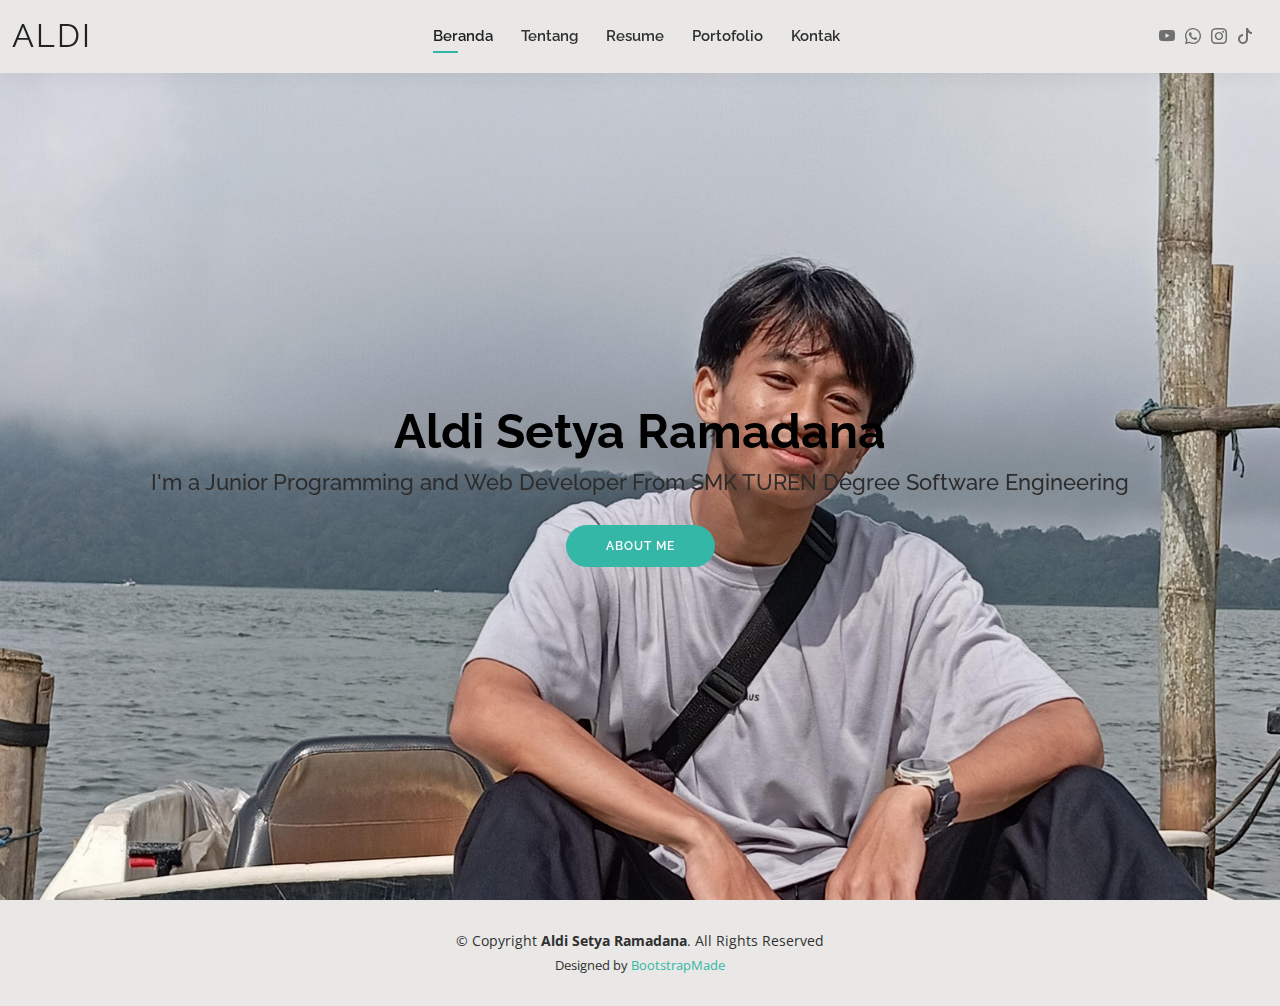
<file: index.html>
<!DOCTYPE html>
<html lang="en">

<head>
  <meta charset="utf-8">
  <meta content="width=device-width, initial-scale=1.0" name="viewport">

  <title>Index - Aldi</title>
  <meta content="" name="description">
  <meta content="" name="keywords">

  <!-- Favicons -->
  <link href="assets/img/favicon.png" rel="icon">
  <link href="assets/img/apple-touch-icon.png" rel="apple-touch-icon">

  <!-- Google Fonts -->
  <link
    href="https://fonts.googleapis.com/css?family=Open+Sans:300,300i,400,400i,600,600i,700,700i|Raleway:300,300i,400,400i,500,500i,600,600i,700,700i|Poppins:300,300i,400,400i,500,500i,600,600i,700,700i"
    rel="stylesheet">

  <!-- Vendor CSS Files -->
  <link href="assets/vendor/aos/aos.css" rel="stylesheet">
  <link href="assets/vendor/bootstrap/css/bootstrap.min.css" rel="stylesheet">
  <link href="assets/vendor/bootstrap-icons/bootstrap-icons.css" rel="stylesheet">
  <link href="assets/vendor/boxicons/css/boxicons.min.css" rel="stylesheet">
  <link href="assets/vendor/glightbox/css/glightbox.min.css" rel="stylesheet">
  <link href="assets/vendor/swiper/swiper-bundle.min.css" rel="stylesheet">

  <!-- Template Main CSS File -->
  <link href="assets/css/style.css" rel="stylesheet">
</head>

<body>

  <!-- ======= Header ======= -->
  <header id="header" class="fixed-top">
    <div class="container-fluid d-flex justify-content-between align-items-center">

      <h1 class="logo me-auto me-lg-0"><a href="index.html">ALDI</a></h1>
      <!-- Uncomment below if you prefer to use an image logo -->
      <!-- <a href="index.html" class="logo"><img src="assets/img/logo.png" alt="" class="img-fluid"></a>-->

      <nav id="navbar" class="navbar order-last order-lg-0">
        <ul>
          <li><a class="active" href="index.html">Beranda</a></li>
          <li><a href="about.html">Tentang</a></li>
          <li><a href="resume.html">Resume</a></li>
          <li><a href="portfolio.html">Portofolio</a></li>
          <li><a href="contact.html">Kontak</a></li>
        </ul>
        <i class="bi bi-list mobile-nav-toggle"></i>
      </nav><!-- .navbar -->

      <div class="header-social-links">
        <a href="https://www.youtube.com/@aldysetyaramadana7309" class="youtube"><i class="bi bi-youtube"></i></a>
        <a href="https://wa.me/qr/YDUFCCTU4VQ7F1" class="whatsapp"><i class="bi bi-whatsapp"></i></a>
        <a href="https://www.instagram.com/aldhy.ve21?igsh=Z3h6cjhvNmI5aGpt" class="instagram"><i class="bi bi-instagram"></i></a>
        <a href="https://www.tiktok.com/@sebutsajadyulll?_t=8mvGOyfviXR&_r=1" class="tiktok"><i class="bi bi-tiktok"></i></i></a>
      </div>

    </div>

  </header><!-- End Header -->

  <!-- ======= Hero Section ======= -->
  <section id="hero" class="d-flex align-items-center">
    <div class="container d-flex flex-column align-items-center" data-aos="zoom-in" data-aos-delay="100">
      <h1>Aldi Setya Ramadana</h1>
      <h2>I'm a Junior Programming and Web Developer From SMK TUREN Degree Software Engineering</h2>
      <a href="about.html" class="btn-about">About Me</a>
    </div>
  </section><!-- End Hero -->

  <!-- ======= Footer ======= -->
  <footer id="footer">
    <div class="container">
      <div class="copyright">
        &copy; Copyright <strong><span>Aldi Setya Ramadana</span></strong>. All Rights Reserved
      </div>
      <div class="credits">
        Designed by <a href="https://bootstrapmade.com/">BootstrapMade</a>
      </div>
    </div>
  </footer><!-- End  Footer -->

  <div id="preloader"></div>
  <a href="#" class="back-to-top d-flex align-items-center justify-content-center"><i
      class="bi bi-arrow-up-short"></i></a>

  <!-- Vendor JS Files -->
  <script src="assets/vendor/purecounter/purecounter_vanilla.js"></script>
  <script src="assets/vendor/aos/aos.js"></script>
  <script src="assets/vendor/bootstrap/js/bootstrap.bundle.min.js"></script>
  <script src="assets/vendor/glightbox/js/glightbox.min.js"></script>
  <script src="assets/vendor/isotope-layout/isotope.pkgd.min.js"></script>
  <script src="assets/vendor/swiper/swiper-bundle.min.js"></script>
  <script src="assets/vendor/waypoints/noframework.waypoints.js"></script>
  <script src="assets/vendor/php-email-form/validate.js"></script>

  <!-- Main JS File -->
  <script src="assets/js/main.js"></script>

</body>

</html
</file>
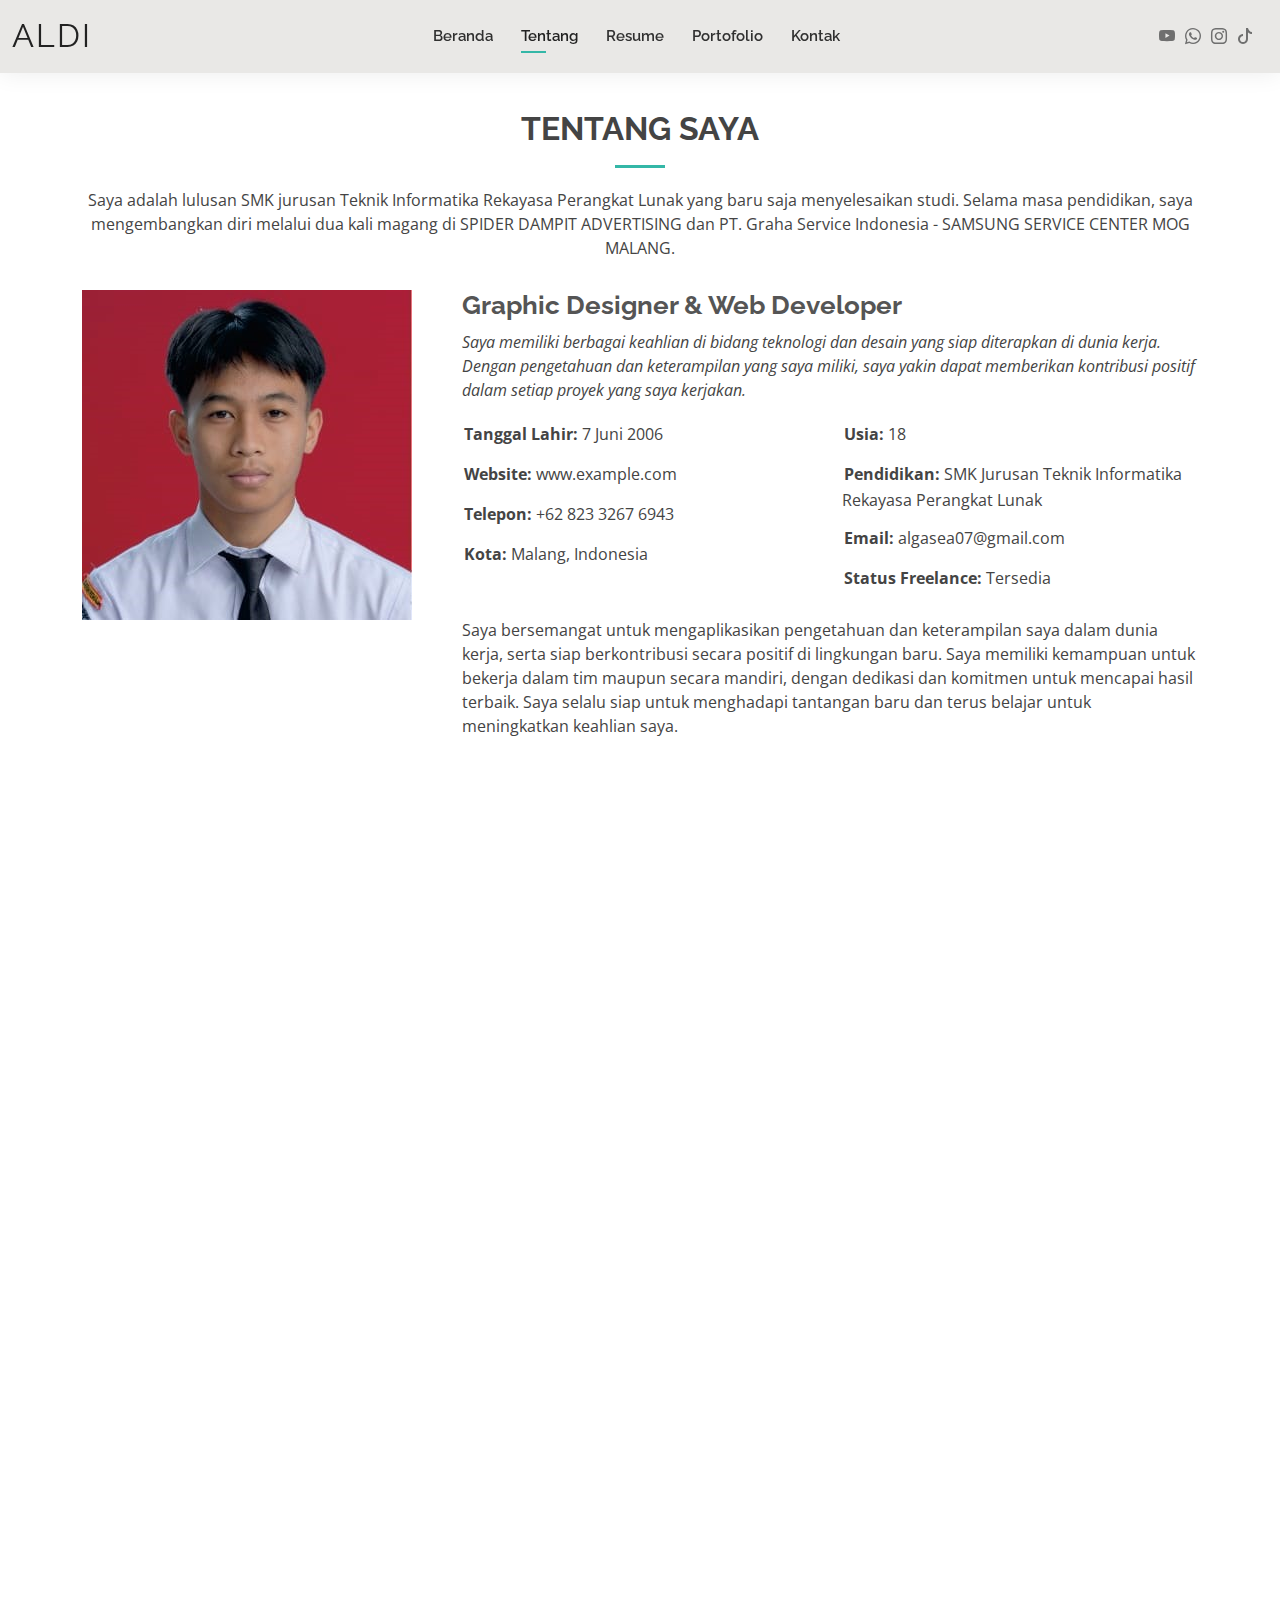
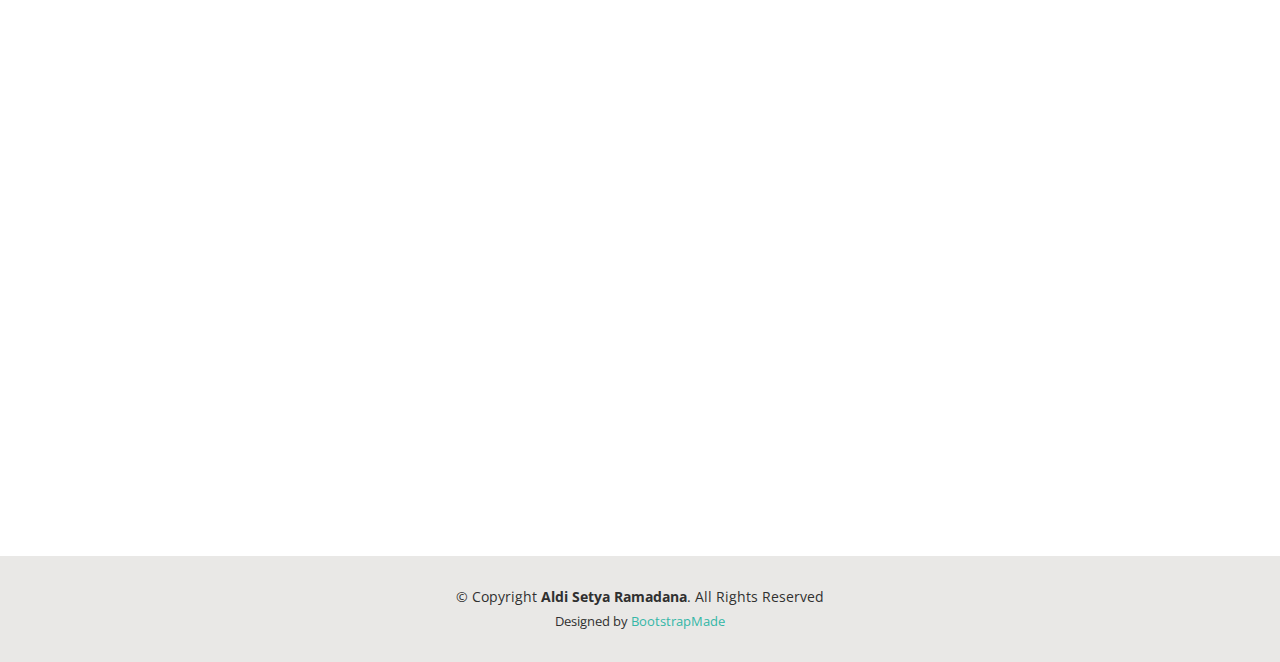
<file: about.html>
<!DOCTYPE html>
<html lang="en">

<head>
  <meta charset="utf-8">
  <meta content="width=device-width, initial-scale=1.0" name="viewport">

  <title>About - Aldi</title>
  <meta content="" name="description">
  <meta content="" name="keywords">

  <!-- Favicons -->
  <link href="assets/img/favicon.png" rel="icon">
  <link href="assets/img/apple-touch-icon.png" rel="apple-touch-icon">

  <!-- Google Fonts -->
  <link
    href="https://fonts.googleapis.com/css?family=Open+Sans:300,300i,400,400i,600,600i,700,700i|Raleway:300,300i,400,400i,500,500i,600,600i,700,700i|Poppins:300,300i,400,400i,500,500i,600,600i,700,700i"
    rel="stylesheet">

  <!-- Vendor CSS Files -->
  <link href="assets/vendor/aos/aos.css" rel="stylesheet">
  <link href="assets/vendor/bootstrap/css/bootstrap.min.css" rel="stylesheet">
  <link href="assets/vendor/bootstrap-icons/bootstrap-icons.css" rel="stylesheet">
  <link href="assets/vendor/boxicons/css/boxicons.min.css" rel="stylesheet">
  <link href="assets/vendor/glightbox/css/glightbox.min.css" rel="stylesheet">
  <link href="assets/vendor/swiper/swiper-bundle.min.css" rel="stylesheet">

  <!-- Template Main CSS File -->
  <link href="assets/css/style.css" rel="stylesheet">

  <!-- =======================================================
  * Template Name: Kelly
  * Template URL: https://bootstrapmade.com/kelly-free-bootstrap-cv-resume-html-template/
  * Updated: Mar 17 2024 with Bootstrap v5.3.3
  * Author: BootstrapMade.com
  * License: https://bootstrapmade.com/license/
  ======================================================== -->
</head>

<body>

  <!-- ======= Header ======= -->
  <header id="header" class="fixed-top">
    <div class="container-fluid d-flex justify-content-between align-items-center">

      <h1 class="logo me-auto me-lg-0"><a href="index.html">ALDI</a></h1>
      <!-- Uncomment below if you prefer to use an image logo -->
      <!-- <a href="index.html" class="logo"><img src="assets/img/logo.png" alt="" class="img-fluid"></a>-->

      <nav id="navbar" class="navbar order-last order-lg-0">
        <ul>
          <li><a href="index.html">Beranda</a></li>
          <li><a class="active" href="about.html">Tentang</a></li>
          <li><a href="resume.html">Resume</a></li>
          <li><a href="portfolio.html">Portofolio</a></li>
          <li><a href="contact.html">Kontak</a></li>
        </ul>
        <i class="bi bi-list mobile-nav-toggle"></i>
      </nav><!-- .navbar -->

      <div class="header-social-links">
        <a href="https://www.youtube.com/@aldysetyaramadana7309" class="youtube"><i class="bi bi-youtube"></i></a>
        <a href="https://wa.me/qr/YDUFCCTU4VQ7F1" class="whatsapp"><i class="bi bi-whatsapp"></i></a>
        <a href="https://www.instagram.com/aldhy.ve21?igsh=Z3h6cjhvNmI5aGpt" class="instagram"><i class="bi bi-instagram"></i></a>
        <a href="https://www.tiktok.com/@sebutsajadyulll?_t=8mvGOyfviXR&_r=1" class="tiktok"><i class="bi bi-tiktok"></i></i></a>
      </div>

    </div>

  </header><!-- End Header -->

  <main id="main">

    <!-- ======= About Section ======= -->
    <!-- ======= About Section ======= -->
    <section id="about" class="about">
      <div class="container" data-aos="fade-up">

        <div class="section-title">
          <h2>Tentang Saya</h2>
          <p>Saya adalah lulusan SMK jurusan Teknik Informatika Rekayasa Perangkat Lunak yang baru saja menyelesaikan
            studi. Selama masa pendidikan, saya mengembangkan diri melalui dua kali magang di SPIDER DAMPIT ADVERTISING
            dan PT. Graha Service Indonesia - SAMSUNG SERVICE CENTER MOG MALANG.</p>
        </div>

        <div class="row">
          <div class="col-lg-4">
            <img src="assets/img/profile.jpg" class="img-fluid" alt="Aldi Setya Ramadana">
          </div>
          <div class="col-lg-8 pt-4 pt-lg-0 content">
            <h3>Graphic Designer &amp; Web Developer</h3>
            <p class="fst-italic">
              Saya memiliki berbagai keahlian di bidang teknologi dan desain yang siap diterapkan di dunia kerja. Dengan
              pengetahuan dan keterampilan yang saya miliki, saya yakin dapat memberikan kontribusi positif dalam setiap
              proyek yang saya kerjakan.
            </p>
            <div class="row">
              <div class="col-lg-6">
                <ul>
                  <li><i class="bi bi-rounded-right"></i> <strong>Tanggal Lahir:</strong> 7 Juni 2006</li>
                  <li><i class="bi bi-rounded-right"></i> <strong>Website:</strong> www.example.com</li>
                  <li><i class="bi bi-rounded-right"></i> <strong>Telepon:</strong> +62 823 3267 6943</li>
                  <li><i class="bi bi-rounded-right"></i> <strong>Kota:</strong> Malang, Indonesia</li>
                </ul>
              </div>
              <div class="col-lg-6">
                <ul>
                  <li><i class="bi bi-rounded-right"></i> <strong>Usia:</strong> 18</li>
                  <li><i class="bi bi-rounded-right"></i> <strong>Pendidikan:</strong> SMK Jurusan Teknik Informatika
                    Rekayasa Perangkat Lunak</li>
                  <li><i class="bi bi-rounded-right"></i> <strong>Email:</strong> algasea07@gmail.com</li>
                  <li><i class="bi bi-rounded-right"></i> <strong>Status Freelance:</strong> Tersedia</li>
                </ul>
              </div>
            </div>
            <p>
              Saya bersemangat untuk mengaplikasikan pengetahuan dan keterampilan saya dalam dunia kerja, serta siap
              berkontribusi secara positif di lingkungan baru. Saya memiliki kemampuan untuk bekerja dalam tim maupun
              secara mandiri, dengan dedikasi dan komitmen untuk mencapai hasil terbaik. Saya selalu siap untuk
              menghadapi tantangan baru dan terus belajar untuk meningkatkan keahlian saya.
            </p>
          </div>
        </div>

      </div>
    </section><!-- End About Section -->
    <!-- ======= Skills Section ======= -->
    <section id="skills" class="skills">
      <div class="container" data-aos="fade-up">

        <div class="section-title">
          <h2>Skills</h2>
          <p>Saya memiliki berbagai keterampilan di bidang teknologi dan desain yang telah saya kembangkan selama studi
            saya.</p>
        </div>

        <div class="row skills-content">

          <div class="col-lg-6">

            <div class="progress">
              <span class="skill">HTML <i class="val">93%</i></span>
              <div class="progress-bar-wrap">
                <div class="progress-bar" role="progressbar" aria-valuenow="93" aria-valuemin="0" aria-valuemax="100">
                </div>
              </div>
            </div>

            <div class="progress">
              <span class="skill">CSS <i class="val">90%</i></span>
              <div class="progress-bar-wrap">
                <div class="progress-bar" role="progressbar" aria-valuenow="90" aria-valuemin="0" aria-valuemax="100">
                </div>
              </div>
            </div>

            <div class="progress">
              <span class="skill">MySQL <i class="val">95%</i></span>
              <div class="progress-bar-wrap">
                <div class="progress-bar" role="progressbar" aria-valuenow="95" aria-valuemin="0" aria-valuemax="100">
                </div>
              </div>
            </div>

            <div class="progress">
              <span class="skill">JavaScript <i class="val">50%</i></span>
              <div class="progress-bar-wrap">
                <div class="progress-bar" role="progressbar" aria-valuenow="50" aria-valuemin="0" aria-valuemax="100">
                </div>
              </div>
            </div>

            <div class="progress">
              <span class="skill">Microsoft Office <i class="val">98%</i></span>
              <div class="progress-bar-wrap">
                <div class="progress-bar" role="progressbar" aria-valuenow="98" aria-valuemin="0" aria-valuemax="100">
                </div>
              </div>
            </div>

            <div class="progress">
              <span class="skill">Desain Grafis <i class="val">99%</i></span>
              <div class="progress-bar-wrap">
                <div class="progress-bar" role="progressbar" aria-valuenow="99" aria-valuemin="0" aria-valuemax="100">
                </div>
              </div>
            </div>

          </div>

          <div class="col-lg-6">

            <div class="progress">
              <span class="skill">PHP <i class="val">67%</i></span>
              <div class="progress-bar-wrap">
                <div class="progress-bar" role="progressbar" aria-valuenow="67" aria-valuemin="0" aria-valuemax="100">
                </div>
              </div>
            </div>

            <div class="progress">
              <span class="skill">assembly dan re-assembly handphone<i class="val">90%</i></span>
              <div class="progress-bar-wrap">
                <div class="progress-bar" role="progressbar" aria-valuenow="90" aria-valuemin="0" aria-valuemax="100">
                </div>
              </div>
            </div>

            <div class="progress">
              <span class="skill">Photoshop <i class="val">78%</i></span>
              <div class="progress-bar-wrap">
                <div class="progress-bar" role="progressbar" aria-valuenow="78" aria-valuemin="0" aria-valuemax="100">
                </div>
              </div>
            </div>

            <div class="progress">
              <span class="skill">Perangkat Keras<i class="val">89%</i></span>
              <div class="progress-bar-wrap">
                <div class="progress-bar" role="progressbar" aria-valuenow="89" aria-valuemin="0" aria-valuemax="100">
                </div>
              </div>
            </div>

            <div class="progress">
              <span class="skill">Video Editing dan Content Creator<i class="val">80%</i></span>
              <div class="progress-bar-wrap">
                <div class="progress-bar" role="progressbar" aria-valuenow="75" aria-valuemin="0" aria-valuemax="100">
                </div>
              </div>
            </div>

            <div class="progress">
              <span class="skill">Front-end Developer <i class="val">86%</i></span>
              <div class="progress-bar-wrap">
                <div class="progress-bar" role="progressbar" aria-valuenow="86" aria-valuemin="0" aria-valuemax="100">
                </div>
              </div>
            </div>

          </div>

        </div>

      </div>
    </section><!-- End Skills Section -->

    <!-- ======= Facts Section ======= -->
    <section id="facts" class="facts">
      <div class="container" data-aos="fade-up">

        <div class="section-title">
          <h2>Catatan Nilai terakhir </h2>
          <p>Ini adalah catatan nilai terkhir selama masa saya di SMK STM TUREN</p>
        </div>

        <div class="row counters">

          <div class="col-lg-3 col-6 text-center">
            <span data-purecounter-start="0" data-purecounter-end="92.98" data-purecounter-duration="1"
              class="purecounter"></span>
            <p>Pendidikan Agama dan Budi Pekerti </p>
          </div>

          <div class="col-lg-3 col-6 text-center">
            <span data-purecounter-start="0" data-purecounter-end="88.80" data-purecounter-duration="1"
              class="purecounter"></span>
            <p>Pendidikan Pancasila dan Kewarganegaraan</p>
          </div>

          <div class="col-lg-3 col-6 text-center">
            <span data-purecounter-start="0" data-purecounter-end="90.00" data-purecounter-duration="1"
              class="purecounter"></span>
            <p>Bahasa Indonesia</p>
          </div>

          <div class="col-lg-3 col-6 text-center">
            <span data-purecounter-start="0" data-purecounter-end="86.50" data-purecounter-duration="1"
              class="purecounter"></span>
            <p>Matematika</p>
          </div>

          <div class="col-lg-3 col-6 text-center">
            <span data-purecounter-start="0" data-purecounter-end="84.50" data-purecounter-duration="1"
              class="purecounter"></span>
            <p>Sejarah Indonesia</p>
          </div>

          <div class="col-lg-3 col-6 text-center">
            <span data-purecounter-start="0" data-purecounter-end="91.50" data-purecounter-duration="1"
              class="purecounter"></span>
            <p>Bahasa Inggris</p>
          </div>

          <div class="col-lg-3 col-6 text-center">
            <span data-purecounter-start="0" data-purecounter-end="88.18" data-purecounter-duration="1"
              class="purecounter"></span>
            <p>Seni Budaya</p>
          </div>

          <div class="col-lg-3 col-6 text-center">
            <span data-purecounter-start="0" data-purecounter-end="92.95" data-purecounter-duration="1"
              class="purecounter"></span>
            <p>Pendidikan Jasmani, Olahraga dan Kesehatan </p>
          </div>

          <div class="col-lg-3 col-6 text-center">
            <span data-purecounter-start="0" data-purecounter-end="92.40" data-purecounter-duration="1"
              class="purecounter"></span>
            <p>Bahasa Jawa</p>
          </div>

          <div class="col-lg-3 col-6 text-center">
            <span data-purecounter-start="0" data-purecounter-end="91.48" data-purecounter-duration="1"
              class="purecounter"></span>
            <p>Simulasi dan Komunikasi Digital</p>
          </div>

          <div class="col-lg-3 col-6 text-center">
            <span data-purecounter-start="0" data-purecounter-end="90.20" data-purecounter-duration="1"
              class="purecounter"></span>
            <p>Fisika</p>
          </div>

          <div class="col-lg-3 col-6 text-center">
            <span data-purecounter-start="0" data-purecounter-end="84.40" data-purecounter-duration="1"
              class="purecounter"></span>
            <p>Kimia</p>
          </div>

          <div class="col-lg-3 col-6 text-center">
            <span data-purecounter-start="0" data-purecounter-end="89.83" data-purecounter-duration="1"
              class="purecounter"></span>
            <p>Dasar Program Keahlian</p>
          </div>

          <div class="col-lg-3 col-6 text-center">
            <span data-purecounter-start="0" data-purecounter-end="92.31" data-purecounter-duration="1"
              class="purecounter"></span>
            <p>Kompetensi Keahlian</p>
          </div>


        </div>

      </div>
    </section><!-- End Facts Section -->
  </main><!-- End #main -->

  <!-- ======= Footer ======= -->
  <footer id="footer">
    <div class="container">
      <div class="copyright">
        &copy; Copyright <strong><span>Aldi Setya Ramadana</span></strong>. All Rights Reserved
      </div>
      <div class="credits">
        Designed by <a href="https://bootstrapmade.com/">BootstrapMade</a>
      </div>
    </div>
  </footer><!-- End  Footer -->


  <div id="preloader"></div>
  <a href="#" class="back-to-top d-flex align-items-center justify-content-center"><i
      class="bi bi-arrow-up-short"></i></a>

  <!-- Vendor JS Files -->
  <script src="assets/vendor/purecounter/purecounter_vanilla.js"></script>
  <script src="assets/vendor/aos/aos.js"></script>
  <script src="assets/vendor/bootstrap/js/bootstrap.bundle.min.js"></script>
  <script src="assets/vendor/glightbox/js/glightbox.min.js"></script>
  <script src="assets/vendor/isotope-layout/isotope.pkgd.min.js"></script>
  <script src="assets/vendor/swiper/swiper-bundle.min.js"></script>
  <script src="assets/vendor/waypoints/noframework.waypoints.js"></script>
  <script src="assets/vendor/php-email-form/validate.js"></script>

  <!-- Template Main JS File -->
  <script src="assets/js/main.js"></script>

</body>

</html>
</file>
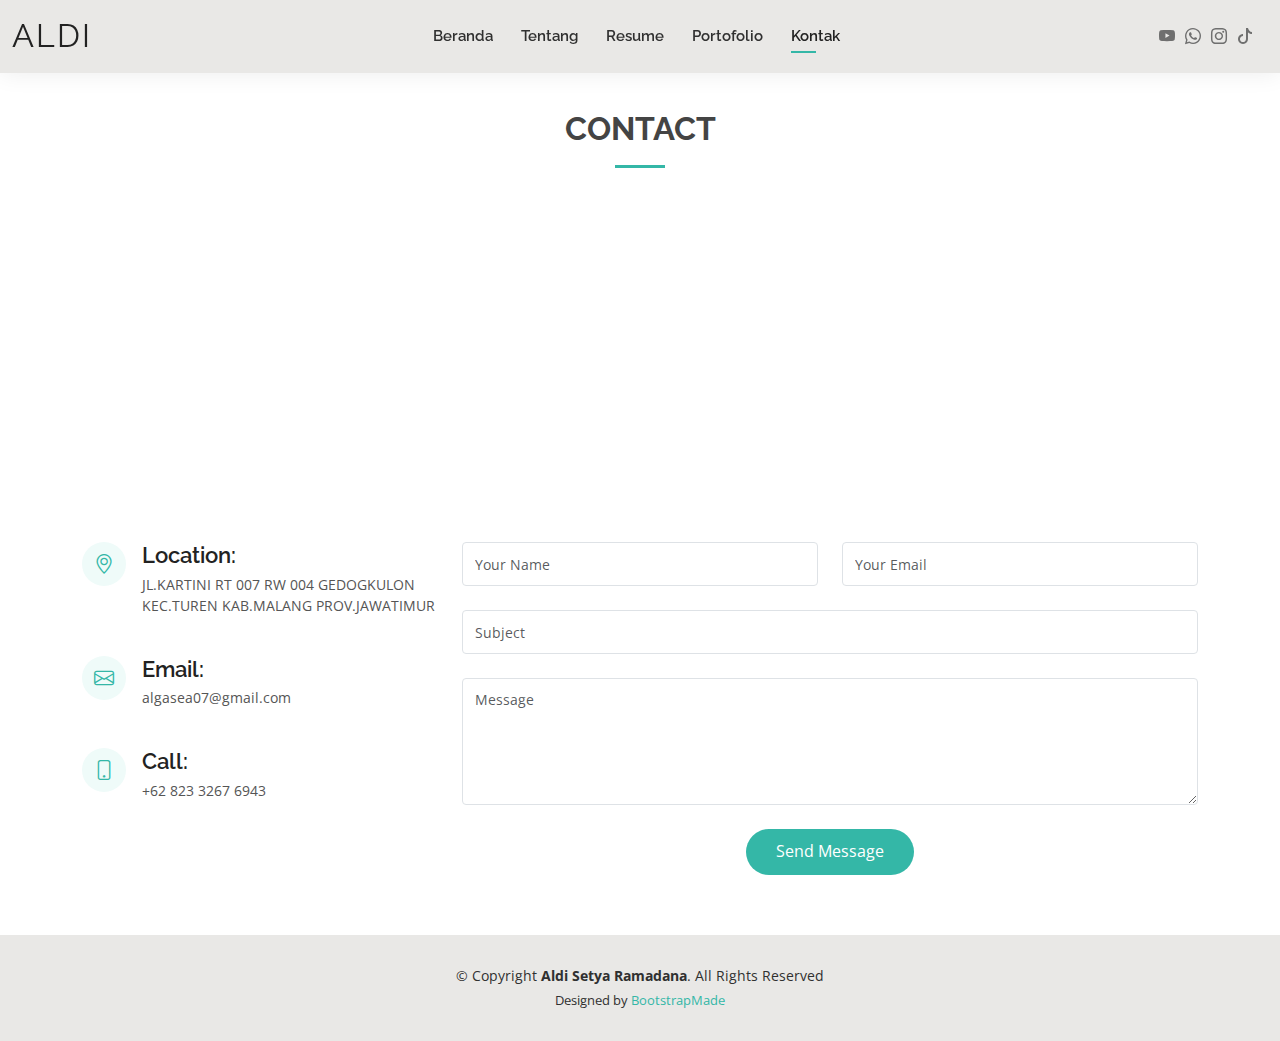
<file: contact.html>
<!DOCTYPE html>
<html lang="en">

<head>
  <meta charset="utf-8">
  <meta content="width=device-width, initial-scale=1.0" name="viewport">

  <title>Contact - Aldi</title>
  <meta content="" name="description">
  <meta content="" name="keywords">

  <!-- Favicons -->
  <link href="assets/img/favicon.png" rel="icon">
  <link href="assets/img/apple-touch-icon.png" rel="apple-touch-icon">

  <!-- Google Fonts -->
  <link
    href="https://fonts.googleapis.com/css?family=Open+Sans:300,300i,400,400i,600,600i,700,700i|Raleway:300,300i,400,400i,500,500i,600,600i,700,700i|Poppins:300,300i,400,400i,500,500i,600,600i,700,700i"
    rel="stylesheet">

  <!-- Vendor CSS Files -->
  <link href="assets/vendor/aos/aos.css" rel="stylesheet">
  <link href="assets/vendor/bootstrap/css/bootstrap.min.css" rel="stylesheet">
  <link href="assets/vendor/bootstrap-icons/bootstrap-icons.css" rel="stylesheet">
  <link href="assets/vendor/boxicons/css/boxicons.min.css" rel="stylesheet">
  <link href="assets/vendor/glightbox/css/glightbox.min.css" rel="stylesheet">
  <link href="assets/vendor/swiper/swiper-bundle.min.css" rel="stylesheet">

  <!-- Template Main CSS File -->
  <link href="assets/css/style.css" rel="stylesheet">

  <!-- =======================================================
  * Template Name: Kelly
  * Template URL: https://bootstrapmade.com/kelly-free-bootstrap-cv-resume-html-template/
  * Updated: Mar 17 2024 with Bootstrap v5.3.3
  * Author: BootstrapMade.com
  * License: https://bootstrapmade.com/license/
  ======================================================== -->
</head>

<body>

  <!-- ======= Header ======= -->
  <header id="header" class="fixed-top">
    <div class="container-fluid d-flex justify-content-between align-items-center">

      <h1 class="logo me-auto me-lg-0"><a href="index.html">ALDI</a></h1>
      <!-- Uncomment below if you prefer to use an image logo -->
      <!-- <a href="index.html" class="logo"><img src="assets/img/logo.png" alt="" class="img-fluid"></a>-->

      <nav id="navbar" class="navbar order-last order-lg-0">
        <ul>
          <li><a href="index.html">Beranda</a></li>
          <li><a href="about.html">Tentang</a></li>
          <li><a href="resume.html">Resume</a></li>
          <li><a href="portfolio.html">Portofolio</a></li>
          <li><a class="active" href="contact.html">Kontak</a></li>
        </ul>
        <i class="bi bi-list mobile-nav-toggle"></i>
      </nav><!-- .navbar -->

      <div class="header-social-links">
        <a href="https://www.youtube.com/@aldysetyaramadana7309" class="youtube"><i class="bi bi-youtube"></i></a>
        <a href="https://wa.me/qr/YDUFCCTU4VQ7F1" class="whatsapp"><i class="bi bi-whatsapp"></i></a>
        <a href="https://www.instagram.com/aldhy.ve21?igsh=Z3h6cjhvNmI5aGpt" class="instagram"><i class="bi bi-instagram"></i></a>
        <a href="https://www.tiktok.com/@sebutsajadyulll?_t=8mvGOyfviXR&_r=1" class="tiktok"><i class="bi bi-tiktok"></i></i></a>
      </div>

    </div>

  </header><!-- End Header -->

  <main id="main">

    <!-- ======= Contact Section ======= -->
    <section id="contact" class="contact">
      <div class="container" data-aos="fade-up">

        <div class="section-title">
          <h2>Contact</h2>
        </div>

        <div>
          <iframe style="border:0; width: 100%; height: 270px;" src="https://www.google.com/maps/embed?pb=!1m18!1m12!1m3!1d246.8139504680475!2d112.68672104485238!3d-8.200415979642978!2m3!1f0!2f0!3f0!3m2!1i1024!2i768!4f13.1!3m3!1m2!1s0x2dd61f1e8a7a6c61%3A0x8508b1a0ecd31a7d!2sQMXP%2BRM7%2C%20Jl.%20Kartini%2C%20Gedog%20Kulon%2C%20Kec.%20Turen%2C%20Kabupaten%20Malang%2C%20Jawa%20Timur%2065175!5e0!3m2!1sid!2sid!4v1717455366261!5m2!1sid!2sid" frameborder="0" allowfullscreen></iframe>
        </div>

        <div class="row mt-5">

          <div class="col-lg-4">
            <div class="info">
              <div class="address">
                <i class="bi bi-geo-alt"></i>
                <h4>Location:</h4>
                <p>JL.KARTINI RT 007 RW 004 GEDOGKULON KEC.TUREN KAB.MALANG PROV.JAWATIMUR</p>
              </div>

              <div class="email">
                <i class="bi bi-envelope"></i>
                <h4>Email:</h4>
                <p>algasea07@gmail.com</p>
              </div>

              <div class="phone">
                <i class="bi bi-phone"></i>
                <h4>Call:</h4>
                <p>+62 823 3267 6943</p>
              </div>

            </div>

          </div>

          <div class="col-lg-8 mt-5 mt-lg-0">

            <form action="forms/contact.php" method="post" role="form" class="php-email-form">
              <div class="row">
                <div class="col-md-6 form-group">
                  <input type="text" name="name" class="form-control" id="name" placeholder="Your Name" required>
                </div>
                <div class="col-md-6 form-group mt-3 mt-md-0">
                  <input type="email" class="form-control" name="email" id="email" placeholder="Your Email" required>
                </div>
              </div>
              <div class="form-group mt-3">
                <input type="text" class="form-control" name="subject" id="subject" placeholder="Subject" required>
              </div>
              <div class="form-group mt-3">
                <textarea class="form-control" name="message" rows="5" placeholder="Message" required></textarea>
              </div>
              <div class="my-3">
                <div class="loading">Loading</div>
                <div class="error-message"></div>
                <div class="sent-message">Your message has been sent. Thank you!</div>
              </div>
              <div class="text-center"><button type="submit">Send Message</button></div>
            </form>

          </div>

        </div>

      </div>
    </section><!-- End Contact Section -->

  </main><!-- End #main -->

  <!-- ======= Footer ======= -->
  <footer id="footer">
    <div class="container">
      <div class="copyright">
        &copy; Copyright <strong><span>Aldi Setya Ramadana</span></strong>. All Rights Reserved
      </div>
      <div class="credits">
        Designed by <a href="https://bootstrapmade.com/">BootstrapMade</a>
      </div>
    </div>
  </footer><!-- End  Footer -->

  <div id="preloader"></div>
  <a href="#" class="back-to-top d-flex align-items-center justify-content-center"><i class="bi bi-arrow-up-short"></i></a>

  <!-- Vendor JS Files -->
  <script src="assets/vendor/purecounter/purecounter_vanilla.js"></script>
  <script src="assets/vendor/aos/aos.js"></script>
  <script src="assets/vendor/bootstrap/js/bootstrap.bundle.min.js"></script>
  <script src="assets/vendor/glightbox/js/glightbox.min.js"></script>
  <script src="assets/vendor/isotope-layout/isotope.pkgd.min.js"></script>
  <script src="assets/vendor/swiper/swiper-bundle.min.js"></script>
  <script src="assets/vendor/waypoints/noframework.waypoints.js"></script>
  <script src="assets/vendor/php-email-form/validate.js"></script>

  <!-- Template Main JS File -->
  <script src="assets/js/main.js"></script>

</body>

</html>
</file>
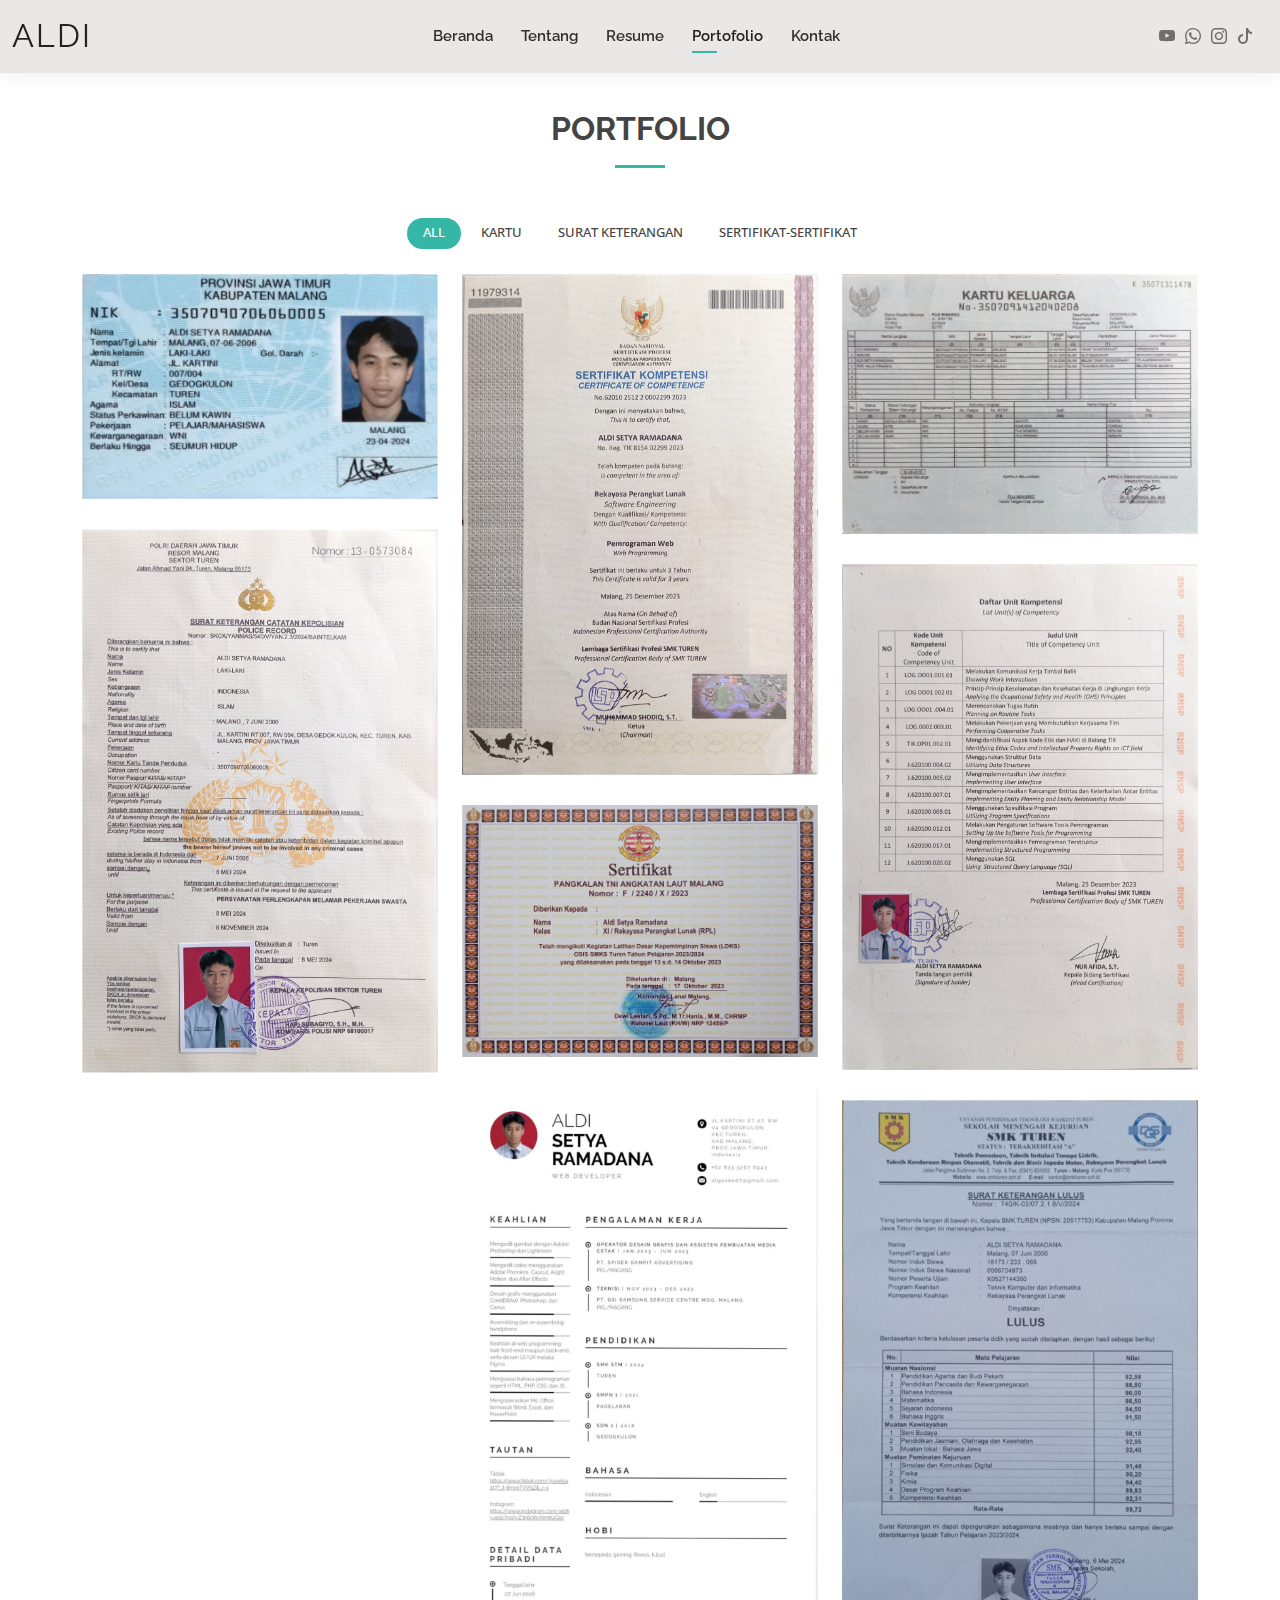
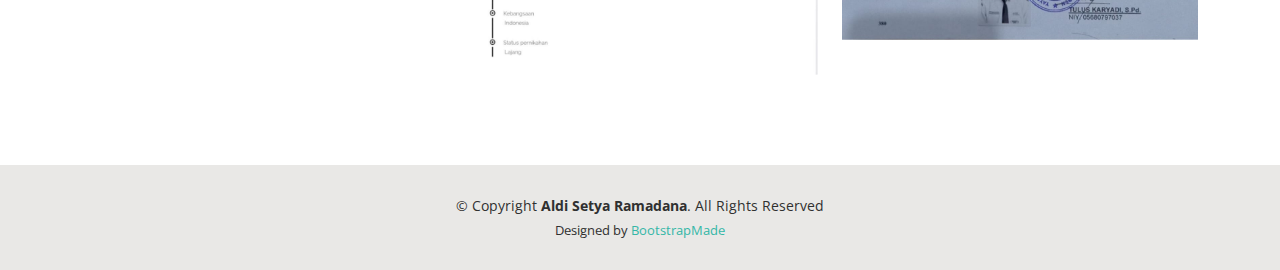
<file: portfolio.html>
<!DOCTYPE html>
<html lang="en">

<head>
  <meta charset="utf-8">
  <meta content="width=device-width, initial-scale=1.0" name="viewport">

  <title>About - Aldi</title>
  <meta content="" name="description">
  <meta content="" name="keywords">

  <!-- Favicons -->
  <link href="assets/img/favicon.png" rel="icon">
  <link href="assets/img/apple-touch-icon.png" rel="apple-touch-icon">

  <!-- Google Fonts -->
  <link
    href="https://fonts.googleapis.com/css?family=Open+Sans:300,300i,400,400i,600,600i,700,700i|Raleway:300,300i,400,400i,500,500i,600,600i,700,700i|Poppins:300,300i,400,400i,500,500i,600,600i,700,700i"
    rel="stylesheet">

  <!-- Vendor CSS Files -->
  <link href="assets/vendor/aos/aos.css" rel="stylesheet">
  <link href="assets/vendor/bootstrap/css/bootstrap.min.css" rel="stylesheet">
  <link href="assets/vendor/bootstrap-icons/bootstrap-icons.css" rel="stylesheet">
  <link href="assets/vendor/boxicons/css/boxicons.min.css" rel="stylesheet">
  <link href="assets/vendor/glightbox/css/glightbox.min.css" rel="stylesheet">
  <link href="assets/vendor/swiper/swiper-bundle.min.css" rel="stylesheet">

  <!-- Template Main CSS File -->
  <link href="assets/css/style.css" rel="stylesheet">

  <!-- =======================================================
  * Template Name: Kelly
  * Template URL: https://bootstrapmade.com/kelly-free-bootstrap-cv-resume-html-template/
  * Updated: Mar 17 2024 with Bootstrap v5.3.3
  * Author: BootstrapMade.com
  * License: https://bootstrapmade.com/license/
  ======================================================== -->
</head>

<body>

  <!-- ======= Header ======= -->
  <header id="header" class="fixed-top">
    <div class="container-fluid d-flex justify-content-between align-items-center">

      <h1 class="logo me-auto me-lg-0"><a href="index.html">ALDI</a></h1>
      <!-- Uncomment below if you prefer to use an image logo -->
      <!-- <a href="index.html" class="logo"><img src="assets/img/logo.png" alt="" class="img-fluid"></a>-->

      <nav id="navbar" class="navbar order-last order-lg-0">
        <ul>
          <li><a href="index.html">Beranda</a></li>
          <li><a href="about.html">Tentang</a></li>
          <li><a href="resume.html">Resume</a></li>
          <li><a class="active" href="portfolio.html">Portofolio</a></li>
          <li><a href="contact.html">Kontak</a></li>
        </ul>
        <i class="bi bi-list mobile-nav-toggle"></i>
      </nav><!-- .navbar -->

      <div class="header-social-links">
        <a href="https://www.youtube.com/@aldysetyaramadana7309" class="youtube"><i class="bi bi-youtube"></i></a>
        <a href="https://wa.me/qr/YDUFCCTU4VQ7F1" class="whatsapp"><i class="bi bi-whatsapp"></i></a>
        <a href="https://www.instagram.com/aldhy.ve21?igsh=Z3h6cjhvNmI5aGpt" class="instagram"><i class="bi bi-instagram"></i></a>
        <a href="https://www.tiktok.com/@sebutsajadyulll?_t=8mvGOyfviXR&_r=1" class="tiktok"><i class="bi bi-tiktok"></i></i></a>
      </div>

    </div>

  </header><!-- End Header -->

  <main id="main">

    <!-- ======= Portfolio Section ======= -->
    <section id="portfolio" class="portfolio">
      <div class="container" data-aos="fade-up">

        <div class="section-title">
          <h2>Portfolio</h2>
        </div>

        <div class="row" data-aos="fade-up" data-aos-delay="100">
          <div class="col-lg-12 d-flex justify-content-center">
            <ul id="portfolio-flters">
              <li data-filter="*" class="filter-active">All</li>
              <li data-filter=".filter-app">Kartu</li>
              <li data-filter=".filter-card">Surat Keterangan</li>
              <li data-filter=".filter-web">Sertifikat-Sertifikat</li>
            </ul>
          </div>
        </div>

        <div class="row portfolio-container" data-aos="fade-up" data-aos-delay="200">

          <div class="col-lg-4 col-md-6 portfolio-item filter-app">
            <div class="portfolio-wrap">
              <img src="assets/img/portofolio/KTP.jpeg" class="img-fluid" alt="">
              <div class="portfolio-info">
                <h4>Kartu Tanda Penduduk</h4>
                <p>Kartu</p>
                <div class="portfolio-links">
                  <a href="assets/img/portofolio/KTP.jpeg" data-gallery="portfolioGallery" class="portfolio-lightbox"
                    title="Kartu Tanda Penduduk"><i class="bx bx-plus"></i></a>
                </div>
              </div>
            </div>
          </div>

          <div class="col-lg-4 col-md-6 portfolio-item filter-web">
            <div class="portfolio-wrap">
              <img src="assets/img/portofolio/LSP1.jpeg" class="img-fluid" alt="">
              <div class="portfolio-info">
                <h4>Sertifikat LSP 1</h4>
                <p>Sertifikat</p>
                <div class="portfolio-links">
                  <a href="assets/img/portofolio/LSP1.jpeg" data-gallery="portfolioGallery" class="portfolio-lightbox"
                    title="Sertifikat LSP 1"><i class="bx bx-plus"></i></a>
                </div>
              </div>
            </div>
          </div>

          <div class="col-lg-4 col-md-6 portfolio-item filter-app">
            <div class="portfolio-wrap">
              <img src="assets/img/portofolio/KK.jpeg" class="img-fluid" alt="">
              <div class="portfolio-info">
                <h4>Kartu Keluarga</h4>
                <p>Kartu</p>
                <div class="portfolio-links">
                  <a href="assets/img/portofolio/KK.jpeg" data-gallery="portfolioGallery" class="portfolio-lightbox"
                    title="Kartu Keluarga"><i class="bx bx-plus"></i></a>

                </div>
              </div>
            </div>
          </div>

          <div class="col-lg-4 col-md-6 portfolio-item filter-card">
            <div class="portfolio-wrap">
              <img src="assets/img/portofolio/SKCK.jpeg" class="img-fluid" alt="">
              <div class="portfolio-info">
                <h4>SKCK</h4>
                <p>Surat Keterangan</p>
                <div class="portfolio-links">
                  <a href="assets/img/portofolio/SKCK.jpeg" data-gallery="portfolioGallery" class="portfolio-lightbox"
                    title="SKCK"><i class="bx bx-plus"></i></a>

                </div>
              </div>
            </div>
          </div>

          <div class="col-lg-4 col-md-6 portfolio-item filter-web">
            <div class="portfolio-wrap">
              <img src="assets/img/portofolio/LSP2.jpeg" class="img-fluid" alt="">
              <div class="portfolio-info">
                <h4>Sertifikat LSP 1</h4>
                <p>Sertifikat</p>
                <div class="portfolio-links">
                  <a href="assets/img/portofolio/LSP2.jpeg" data-gallery="portfolioGallery" class="portfolio-lightbox"
                    title="Sertifikat LSP 1"><i class="bx bx-plus"></i></a>

                </div>
              </div>
            </div>
          </div>

          <div class="col-lg-4 col-md-6 portfolio-item filter-web">
            <div class="portfolio-wrap">
              <img src="assets/img/portofolio/sertifikat.jpg" class="img-fluid" alt="">
              <div class="portfolio-info">
                <h4>Sertifikat OSIS</h4>
                <p>Sertifikat</p>
                <div class="portfolio-links">
                  <a href="assets/img/portofolio/sertifikat.jpg" data-gallery="portfolioGallery" class="portfolio-lightbox"
                    title="Sertifikat OSIS"><i class="bx bx-plus"></i></a>

                </div>
              </div>
            </div>
          </div>

          <div class="col-lg-4 col-md-6 portfolio-item filter-app">
            <div class="portfolio-wrap">
              <img src="assets/img/portofolio/resume.jpg" class="img-fluid" alt="">
              <div class="portfolio-info">
                <h4>Resume</h4>
                <p>Kartu</p>
                <div class="portfolio-links">
                  <a href="assets/img/portofolio/resume.jpg" data-gallery="portfolioGallery" class="portfolio-lightbox"
                    title="Resume"><i class="bx bx-plus"></i></a>

                </div>
              </div>
            </div>
          </div>

          <div class="col-lg-4 col-md-6 portfolio-item filter-card">
            <div class="portfolio-wrap">
              <img src="assets/img/portofolio/SKL.jpeg" class="img-fluid" alt="">
              <div class="portfolio-info">
                <h4>Surat Keterangan Lulus</h4>
                <p>Surat Keterangan</p>
                <div class="portfolio-links">
                  <a href="assets/img/portofolio/SKL.jpeg" data-gallery="portfolioGallery" class="portfolio-lightbox"
                    title="Surat Keterangan Lulus"><i class="bx bx-plus"></i></a>
                </div>
              </div>
            </div>
          </div>
        </div>
      </div>
    </section><!-- End Portfolio Section -->

  </main><!-- End #main -->

  <!-- ======= Footer ======= -->
  <footer id="footer">
    <div class="container">
      <div class="copyright">
        &copy; Copyright <strong><span>Aldi Setya Ramadana</span></strong>. All Rights Reserved
      </div>
      <div class="credits">
        Designed by <a href="https://bootstrapmade.com/">BootstrapMade</a>
      </div>
    </div>
  </footer><!-- End  Footer -->

  <div id="preloader"></div>
  <a href="#" class="back-to-top d-flex align-items-center justify-content-center"><i
      class="bi bi-arrow-up-short"></i></a>

  <!-- Vendor JS Files -->
  <script src="assets/vendor/purecounter/purecounter_vanilla.js"></script>
  <script src="assets/vendor/aos/aos.js"></script>
  <script src="assets/vendor/bootstrap/js/bootstrap.bundle.min.js"></script>
  <script src="assets/vendor/glightbox/js/glightbox.min.js"></script>
  <script src="assets/vendor/isotope-layout/isotope.pkgd.min.js"></script>
  <script src="assets/vendor/swiper/swiper-bundle.min.js"></script>
  <script src="assets/vendor/waypoints/noframework.waypoints.js"></script>
  <script src="assets/vendor/php-email-form/validate.js"></script>

  <!-- Template Main JS File -->
  <script src="assets/js/main.js"></script>

</body>

</html>
</file>
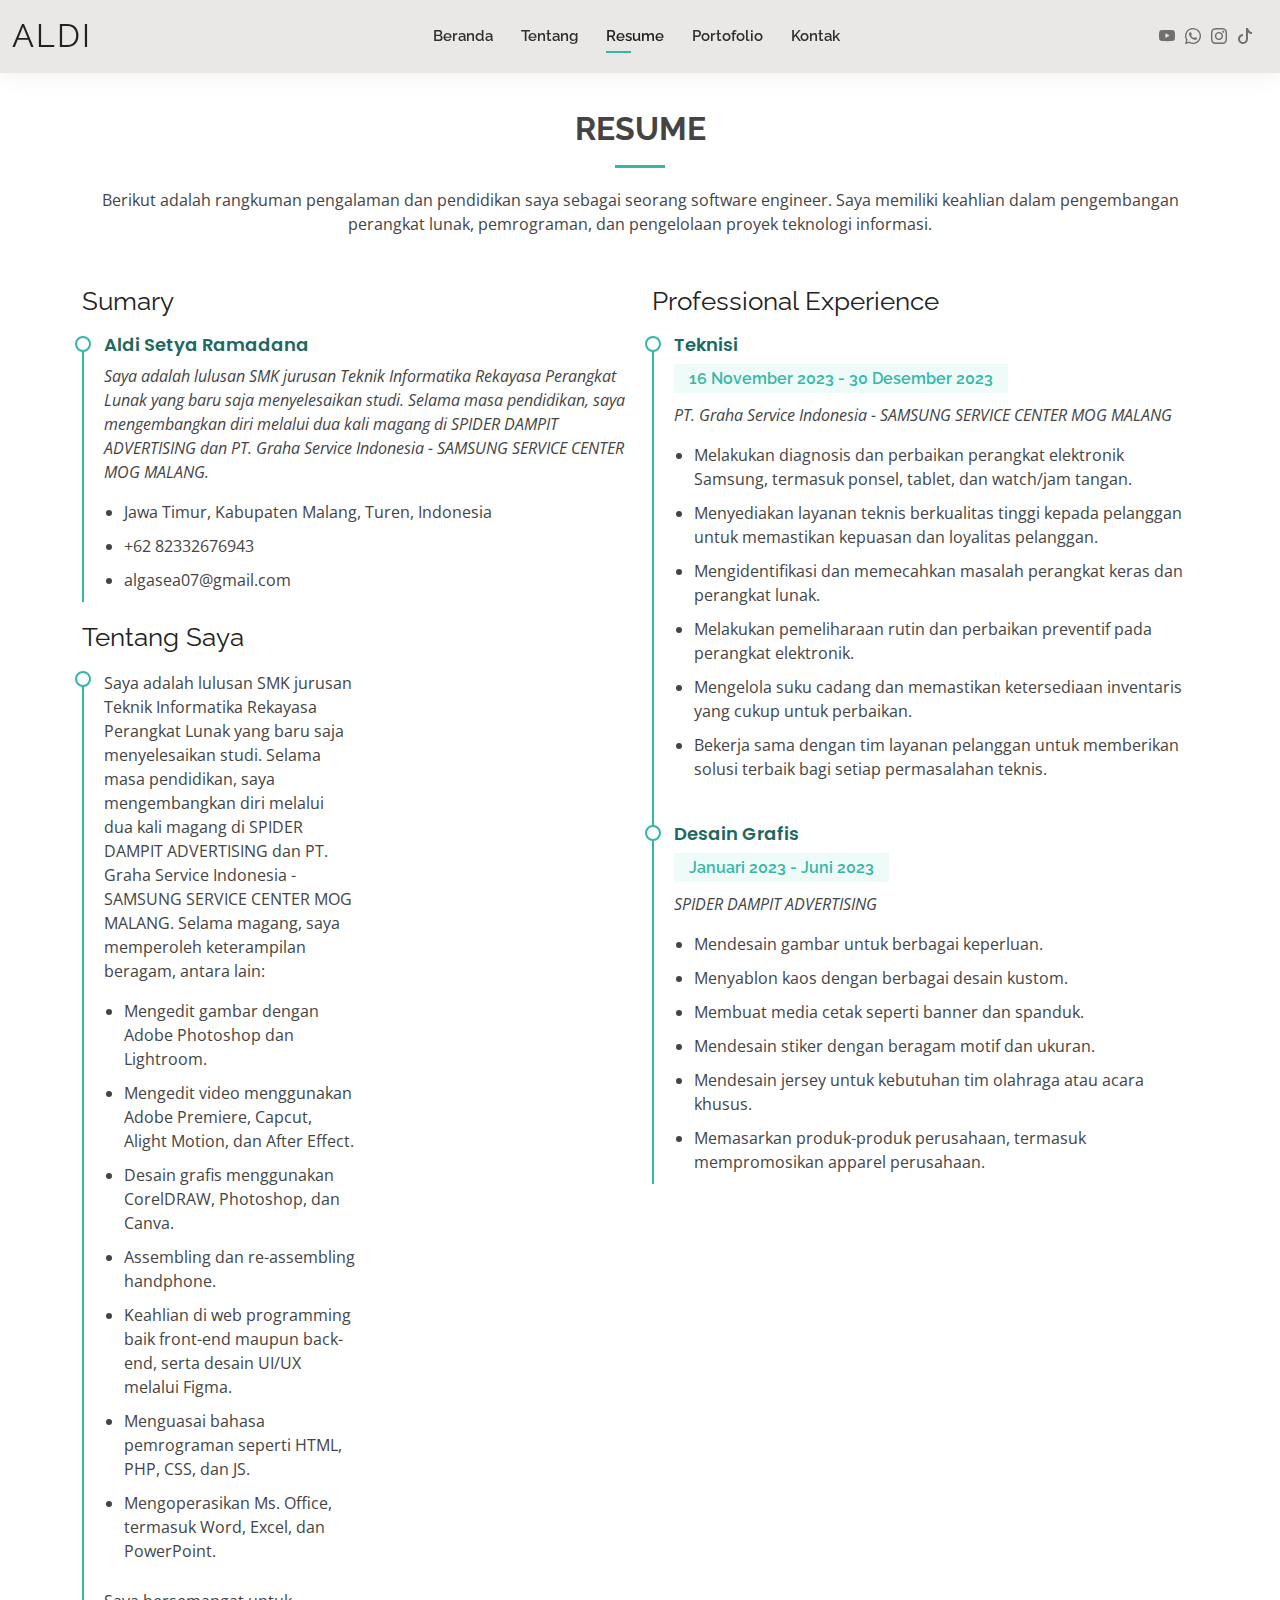
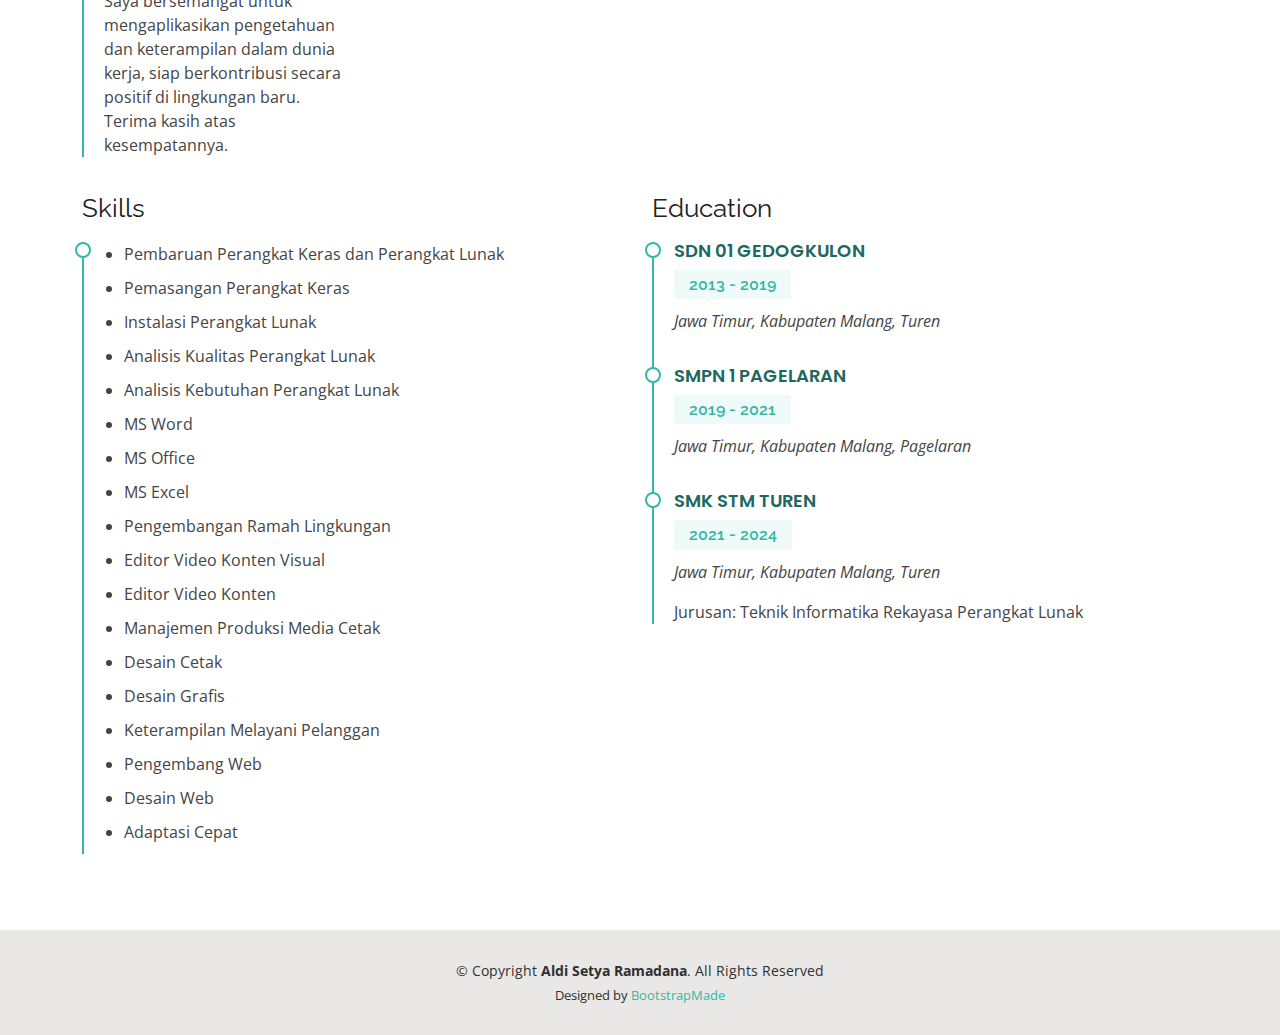
<file: resume.html>
<!DOCTYPE html>
<html lang="en">

<head>
  <meta charset="utf-8">
  <meta content="width=device-width, initial-scale=1.0" name="viewport">

  <title>About - Aldi</title>
  <meta content="" name="description">
  <meta content="" name="keywords">

  <!-- Favicons -->
  <link href="assets/img/favicon.png" rel="icon">
  <link href="assets/img/apple-touch-icon.png" rel="apple-touch-icon">

  <!-- Google Fonts -->
  <link
    href="https://fonts.googleapis.com/css?family=Open+Sans:300,300i,400,400i,600,600i,700,700i|Raleway:300,300i,400,400i,500,500i,600,600i,700,700i|Poppins:300,300i,400,400i,500,500i,600,600i,700,700i"
    rel="stylesheet">

  <!-- Vendor CSS Files -->
  <link href="assets/vendor/aos/aos.css" rel="stylesheet">
  <link href="assets/vendor/bootstrap/css/bootstrap.min.css" rel="stylesheet">
  <link href="assets/vendor/bootstrap-icons/bootstrap-icons.css" rel="stylesheet">
  <link href="assets/vendor/boxicons/css/boxicons.min.css" rel="stylesheet">
  <link href="assets/vendor/glightbox/css/glightbox.min.css" rel="stylesheet">
  <link href="assets/vendor/swiper/swiper-bundle.min.css" rel="stylesheet">

  <!-- Template Main CSS File -->
  <link href="assets/css/style.css" rel="stylesheet">

  <!-- =======================================================
  * Template Name: Kelly
  * Template URL: https://bootstrapmade.com/kelly-free-bootstrap-cv-resume-html-template/
  * Updated: Mar 17 2024 with Bootstrap v5.3.3
  * Author: BootstrapMade.com
  * License: https://bootstrapmade.com/license/
  ======================================================== -->
</head>

<body>

  <!-- ======= Header ======= -->
  <header id="header" class="fixed-top">
    <div class="container-fluid d-flex justify-content-between align-items-center">

      <h1 class="logo me-auto me-lg-0"><a href="index.html">ALDI</a></h1>
      <!-- Uncomment below if you prefer to use an image logo -->
      <!-- <a href="index.html" class="logo"><img src="assets/img/logo.png" alt="" class="img-fluid"></a>-->

      <nav id="navbar" class="navbar order-last order-lg-0">
        <ul>
          <li><a href="index.html">Beranda</a></li>
          <li><a href="about.html">Tentang</a></li>
          <li><a class="active" href="resume.html">Resume</a></li>
          <li><a href="portfolio.html">Portofolio</a></li>
          <li><a href="contact.html">Kontak</a></li>
        </ul>
        <i class="bi bi-list mobile-nav-toggle"></i>
      </nav><!-- .navbar -->

      <div class="header-social-links">
        <a href="https://www.youtube.com/@aldysetyaramadana7309" class="youtube"><i class="bi bi-youtube"></i></a>
        <a href="https://wa.me/qr/YDUFCCTU4VQ7F1" class="whatsapp"><i class="bi bi-whatsapp"></i></a>
        <a href="https://www.instagram.com/aldhy.ve21?igsh=Z3h6cjhvNmI5aGpt" class="instagram"><i class="bi bi-instagram"></i></a>
        <a href="https://www.tiktok.com/@sebutsajadyulll?_t=8mvGOyfviXR&_r=1" class="tiktok"><i class="bi bi-tiktok"></i></i></a>
      </div>

    </div>

  </header><!-- End Header -->

  <main id="main">

    <!-- ======= Resume Section ======= -->
    <section id="resume" class="resume">
      <div class="container" data-aos="fade-up">

        <div class="section-title">
          <h2>Resume</h2>
          <p>Berikut adalah rangkuman pengalaman dan pendidikan saya sebagai seorang software engineer. Saya memiliki
            keahlian dalam pengembangan perangkat lunak, pemrograman, dan pengelolaan proyek teknologi informasi.</p>
        </div>

        <div class="row">
          <div class="col-lg-6">
            <h3 class="resume-title">Sumary</h3>
            <div class="resume-item pb-0">
              <h4>Aldi Setya Ramadana</h4>
              <p><em>Saya adalah lulusan SMK jurusan Teknik Informatika Rekayasa Perangkat Lunak yang baru saja
                  menyelesaikan studi. Selama masa pendidikan, saya mengembangkan diri melalui dua kali magang di SPIDER
                  DAMPIT ADVERTISING dan PT. Graha Service Indonesia - SAMSUNG SERVICE CENTER MOG MALANG.</em></p>
              <p>
              <ul>
                <li>Jawa Timur, Kabupaten Malang, Turen, Indonesia</li>
                <li>+62 82332676943</li>
                <li>algasea07@gmail.com</li>
              </ul>
              </p>
            </div>
            <div class="col-lg-6">
              <h3 class="resume-title">Tentang Saya</h3>
              <div class="resume-item">
                <p>Saya adalah lulusan SMK jurusan Teknik Informatika Rekayasa Perangkat Lunak yang baru saja
                  menyelesaikan studi. Selama masa pendidikan, saya mengembangkan diri melalui dua kali magang di SPIDER
                  DAMPIT ADVERTISING dan PT. Graha Service Indonesia - SAMSUNG SERVICE CENTER MOG MALANG. Selama magang,
                  saya memperoleh keterampilan beragam, antara lain:</p>
                <ul>
                  <li>Mengedit gambar dengan Adobe Photoshop dan Lightroom.</li>
                  <li>Mengedit video menggunakan Adobe Premiere, Capcut, Alight Motion, dan After Effect.</li>
                  <li>Desain grafis menggunakan CorelDRAW, Photoshop, dan Canva.</li>
                  <li>Assembling dan re-assembling handphone.</li>
                  <li>Keahlian di web programming baik front-end maupun back-end, serta desain UI/UX melalui Figma.</li>
                  <li>Menguasai bahasa pemrograman seperti HTML, PHP, CSS, dan JS.</li>
                  <li>Mengoperasikan Ms. Office, termasuk Word, Excel, dan PowerPoint.</li>
                </ul>
                <p>Saya bersemangat untuk mengaplikasikan pengetahuan dan keterampilan dalam dunia kerja, siap
                  berkontribusi secara positif di lingkungan baru. Terima kasih atas kesempatannya.</p>
              </div>
            </div>
          </div>
          <div class="col-lg-6">
            <h3 class="resume-title">Professional Experience</h3>
            <div class="resume-item">
              <h4>Teknisi</h4>
              <h5>16 November 2023 - 30 Desember 2023</h5>
              <p><em>PT. Graha Service Indonesia - SAMSUNG SERVICE CENTER MOG MALANG</em></p>
              <p>
              <ul>
                <li>Melakukan diagnosis dan perbaikan perangkat elektronik Samsung, termasuk ponsel, tablet, dan
                  watch/jam tangan.</li>
                <li>Menyediakan layanan teknis berkualitas tinggi kepada pelanggan untuk memastikan kepuasan dan
                  loyalitas pelanggan.</li>
                <li>Mengidentifikasi dan memecahkan masalah perangkat keras dan perangkat lunak.</li>
                <li>Melakukan pemeliharaan rutin dan perbaikan preventif pada perangkat elektronik.</li>
                <li>Mengelola suku cadang dan memastikan ketersediaan inventaris yang cukup untuk perbaikan.</li>
                <li>Bekerja sama dengan tim layanan pelanggan untuk memberikan solusi terbaik bagi setiap permasalahan
                  teknis.</li>
              </ul>
              </p>
            </div>
            <div class="resume-item">
              <h4>Desain Grafis</h4>
              <h5>Januari 2023 - Juni 2023</h5>
              <p><em>SPIDER DAMPIT ADVERTISING</em></p>
              <p>
              <ul>
                <li>Mendesain gambar untuk berbagai keperluan.</li>
                <li>Menyablon kaos dengan berbagai desain kustom.</li>
                <li>Membuat media cetak seperti banner dan spanduk.</li>
                <li>Mendesain stiker dengan beragam motif dan ukuran.</li>
                <li>Mendesain jersey untuk kebutuhan tim olahraga atau acara khusus.</li>
                <li>Memasarkan produk-produk perusahaan, termasuk mempromosikan apparel perusahaan.</li>
              </ul>
              </p>
            </div>
          </div>
        </div>

        <div class="row">
          <div class="col-lg-6">
            <h3 class="resume-title">Skills</h3>
            <div class="resume-item">
              <p>
              <ul>
                <li>Pembaruan Perangkat Keras dan Perangkat Lunak</li>
                <li>Pemasangan Perangkat Keras</li>
                <li>Instalasi Perangkat Lunak</li>
                <li>Analisis Kualitas Perangkat Lunak</li>
                <li>Analisis Kebutuhan Perangkat Lunak</li>
                <li>MS Word</li>
                <li>MS Office</li>
                <li>MS Excel</li>
                <li>Pengembangan Ramah Lingkungan</li>
                <li>Editor Video Konten Visual</li>
                <li>Editor Video Konten</li>
                <li>Manajemen Produksi Media Cetak</li>
                <li>Desain Cetak</li>
                <li>Desain Grafis</li>
                <li>Keterampilan Melayani Pelanggan</li>
                <li>Pengembang Web</li>
                <li>Desain Web</li>
                <li>Adaptasi Cepat</li>
              </ul>
              </p>
            </div>
          </div>

          <div class="col-lg-6">
            <h3 class="resume-title">Education</h3>
            <div class="resume-item">
              <h4>SDN 01 GEDOGKULON </h4>
              <h5>2013 - 2019</h5>
              <p><em>Jawa Timur, Kabupaten Malang, Turen</em></p>
            </div>
            <div class="resume-item">
              <h4>SMPN 1 PAGELARAN</h4>
              <h5>2019 - 2021</h5>
              <p><em>Jawa Timur, Kabupaten Malang, Pagelaran</em></p>
            </div>
            <div class="resume-item">
              <h4>SMK STM TUREN</h4>
              <h5>2021 - 2024</h5>
              <p><em>Jawa Timur, Kabupaten Malang, Turen</em></p>
              <p>Jurusan: Teknik Informatika Rekayasa Perangkat Lunak</p>
            </div>
          </div>
        </div>
      </div>

      </div>
    </section><!-- End Resume Section -->

  </main><!-- End #main -->

  <!-- ======= Footer ======= -->
  <footer id="footer">
    <div class="container">
      <div class="copyright">
        &copy; Copyright <strong><span>Aldi Setya Ramadana</span></strong>. All Rights Reserved
      </div>
      <div class="credits">
        Designed by <a href="https://bootstrapmade.com/">BootstrapMade</a>
      </div>
    </div>
  </footer><!-- End Footer -->


  <div id="preloader"></div>
  <a href="#" class="back-to-top d-flex align-items-center justify-content-center"><i
      class="bi bi-arrow-up-short"></i></a>

  <!-- Vendor JS Files -->
  <script src="assets/vendor/purecounter/purecounter_vanilla.js"></script>
  <script src="assets/vendor/aos/aos.js"></script>
  <script src="assets/vendor/bootstrap/js/bootstrap.bundle.min.js"></script>
  <script src="assets/vendor/glightbox/js/glightbox.min.js"></script>
  <script src="assets/vendor/isotope-layout/isotope.pkgd.min.js"></script>
  <script src="assets/vendor/swiper/swiper-bundle.min.js"></script>
  <script src="assets/vendor/waypoints/noframework.waypoints.js"></script>
  <script src="assets/vendor/php-email-form/validate.js"></script>

  <!-- Template Main JS File -->
  <script src="assets/js/main.js"></script>

</body>

</html>
</file>
<file: assets/css/style.css>
/**
* Template Name: Kelly
* Template URL: https://bootstrapmade.com/kelly-free-bootstrap-cv-resume-html-template/
* Updated: Mar 17 2024 with Bootstrap v5.3.3
* Author: BootstrapMade.com
* License: https://bootstrapmade.com/license/
*/

/*--------------------------------------------------------------
# General
--------------------------------------------------------------*/
body {
  font-family: "Open Sans", sans-serif;
  color: #444444;
}

a {
  color: #34b7a7;
  text-decoration: none;
}

a:hover {
  color: #51cdbe;
  text-decoration: none;
}

h1,
h2,
h3,
h4,
h5,
h6 {
  font-family: "Raleway", sans-serif;
}

#main {
  margin-top: 50px;
}

@media (max-width: 992px) {
  #main {
    margin-top: 30px;
  }
}

/*--------------------------------------------------------------
# Preloader
--------------------------------------------------------------*/
#preloader {
  position: fixed;
  top: 0;
  left: 0;
  right: 0;
  bottom: 0;
  z-index: 9999;
  overflow: hidden;
  background: #fff;
}

#preloader:before {
  content: "";
  position: fixed;
  top: calc(50% - 30px);
  left: calc(50% - 30px);
  border: 6px solid #34b7a7;
  border-top-color: #dcf5f2;
  border-radius: 50%;
  width: 60px;
  height: 60px;
  animation: animate-preloader 1s linear infinite;
}

@keyframes animate-preloader {
  0% {
    transform: rotate(0deg);
  }

  100% {
    transform: rotate(360deg);
  }
}

/*--------------------------------------------------------------
# Back to top button
--------------------------------------------------------------*/
.back-to-top {
  position: fixed;
  visibility: hidden;
  opacity: 0;
  right: 15px;
  bottom: 15px;
  z-index: 996;
  background: #34b7a7;
  width: 40px;
  height: 40px;
  border-radius: 50px;
  transition: all 0.4s;
}

.back-to-top i {
  font-size: 24px;
  color: #fff;
  line-height: 0;
}

.back-to-top:hover {
  background: #49cbbb;
  color: #fff;
}

.back-to-top.active {
  visibility: visible;
  opacity: 1;
}

/*--------------------------------------------------------------
# Header
--------------------------------------------------------------*/
#header {
  background: #e9e8e6;
  box-shadow: 0px 0px 25px 0 rgba(0, 0, 0, 0.08);
  z-index: 997;
  padding: 15px 0;
}

#header .logo {
  font-size: 32px;
  margin: 0;
  padding: 0;
  line-height: 1;
  font-weight: 400;
  letter-spacing: 2px;
  text-transform: uppercase;
}

#header .logo a {
  color: #222222;
}

#header .logo img {
  max-height: 40px;
}

@media (max-width: 992px) {
  #header .logo {
    font-size: 28px;
  }
}

/*--------------------------------------------------------------
# Header Social Links
--------------------------------------------------------------*/
.header-social-links {
  padding-right: 15px;
}

.header-social-links a {
  color: #6f6f6f;
  padding-left: 6px;
  display: inline-block;
  line-height: 0px;
  transition: 0.3s;
  font-size: 16px;
}

.header-social-links a:hover {
  color: #34b7a7;
}

/*--------------------------------------------------------------
# Navigation Menu
--------------------------------------------------------------*/
/**
* Desktop Navigation 
*/
.navbar {
  padding: 0;
}

.navbar ul {
  margin: 0;
  padding: 0;
  display: flex;
  list-style: none;
  align-items: center;
}

.navbar li {
  position: relative;
  padding: 10px 0 10px 28px;
}

.navbar a,
.navbar a:focus {
  display: flex;
  align-items: center;
  justify-content: space-between;
  font-family: "Raleway", sans-serif;
  font-size: 15px;
  font-weight: 600;
  color: #303030;
  white-space: nowrap;
  transition: 0.3s;
  position: relative;
}

.navbar a i,
.navbar a:focus i {
  font-size: 12px;
  line-height: 0;
  margin-left: 5px;
}

.navbar>ul>li>a:before {
  content: "";
  position: absolute;
  width: 0;
  height: 2px;
  bottom: -5px;
  left: 0;
  background-color: #34b7a7;
  visibility: hidden;
  width: 0px;
  transition: all 0.3s ease-in-out 0s;
}

.navbar a:hover:before,
.navbar li:hover>a:before,
.navbar .active:before {
  visibility: visible;
  width: 25px;
}

.navbar a:hover,
.navbar .active,
.navbar .active:focus,
.navbar li:hover>a {
  color: #222222;
}

.navbar .dropdown ul {
  display: block;
  position: absolute;
  left: 14px;
  top: calc(100% + 30px);
  margin: 0;
  padding: 10px 0;
  z-index: 99;
  opacity: 0;
  visibility: hidden;
  background: #fff;
  box-shadow: 0px 0px 30px rgba(127, 137, 161, 0.25);
  transition: 0.3s;
  border-radius: 4px;
}

.navbar .dropdown ul li {
  min-width: 200px;
  padding: 0;
}

.navbar .dropdown ul a {
  padding: 10px 20px;
  font-size: 15px;
  text-transform: none;
  font-weight: 600;
}

.navbar .dropdown ul a i {
  font-size: 12px;
}

.navbar .dropdown ul a:hover,
.navbar .dropdown ul .active:hover,
.navbar .dropdown ul li:hover>a {
  color: #34b7a7;
}

.navbar .dropdown:hover>ul {
  opacity: 1;
  top: 100%;
  visibility: visible;
}

.navbar .dropdown .dropdown ul {
  top: 0;
  left: calc(100% - 30px);
  visibility: hidden;
}

.navbar .dropdown .dropdown:hover>ul {
  opacity: 1;
  top: 0;
  left: 100%;
  visibility: visible;
}

@media (max-width: 1366px) {
  .navbar .dropdown .dropdown ul {
    left: -90%;
  }

  .navbar .dropdown .dropdown:hover>ul {
    left: -100%;
  }
}

/**
* Mobile Navigation 
*/
.mobile-nav-toggle {
  color: #222222;
  font-size: 28px;
  cursor: pointer;
  display: none;
  line-height: 0;
  transition: 0.5s;
}

.mobile-nav-toggle.bi-x {
  color: #fff;
}

@media (max-width: 991px) {
  .mobile-nav-toggle {
    display: block;
  }

  .navbar ul {
    display: none;
  }
}

.navbar-mobile {
  position: fixed;
  overflow: hidden;
  top: 0;
  right: 0;
  left: 0;
  bottom: 0;
  background: rgba(9, 9, 9, 0.9);
  transition: 0.3s;
  z-index: 999;
}

.navbar-mobile .mobile-nav-toggle {
  position: absolute;
  top: 15px;
  right: 15px;
}

.navbar-mobile ul {
  display: block;
  position: absolute;
  top: 55px;
  right: 15px;
  bottom: 15px;
  left: 15px;
  padding: 10px 0;
  border-radius: 10px;
  background-color: #fff;
  overflow-y: auto;
  transition: 0.3s;
}

.navbar-mobile a,
.navbar-mobile a:focus {
  font-size: 15px;
  padding-right: 15px;
  color: #222222;
}

.navbar-mobile a:hover,
.navbar-mobile .active,
.navbar-mobile li:hover>a {
  color: #34b7a7;
}

.navbar-mobile .getstarted,
.navbar-mobile .getstarted:focus {
  margin: 15px;
}

.navbar-mobile .dropdown ul {
  position: static;
  display: none;
  margin: 10px 20px;
  padding: 10px 0;
  z-index: 99;
  opacity: 1;
  visibility: visible;
  background: #fff;
  box-shadow: 0px 0px 30px rgba(127, 137, 161, 0.25);
}

.navbar-mobile .dropdown ul li {
  min-width: 200px;
}

.navbar-mobile .dropdown ul a {
  padding: 10px 20px;
}

.navbar-mobile .dropdown ul a i {
  font-size: 12px;
}

.navbar-mobile .dropdown ul a:hover,
.navbar-mobile .dropdown ul .active:hover,
.navbar-mobile .dropdown ul li:hover>a {
  color: #34b7a7;
}

.navbar-mobile .dropdown>.dropdown-active {
  display: block;
}

/*--------------------------------------------------------------
# Hero Section
--------------------------------------------------------------*/
#hero {
  width: 100%;
  height: 100vh;
  background: url("../img/foto2.jpg") top right;
  background-size: cover;
}

#hero .container {
  padding-top: 70px;
  position: relative;
}

@media (max-width: 992px) {
  #hero .container {
    padding-top: 58px;
  }
}

#hero h1 {
  margin: 0;
  font-size: 48px;
  font-weight: 700;
  line-height: 56px;
  text-shadow: #222222;
  text-align: center;
  color: #000000;
}

#hero h2 {
  color: #2c2c2c;
  margin: 10px 0 0 0;
  font-size: 22px;
  text-align: center;
}

#hero .btn-about {
  font-family: "Raleway", sans-serif;
  text-transform: uppercase;
  font-weight: 600;
  font-size: 12px;
  letter-spacing: 1px;
  display: inline-block;
  padding: 12px 40px;
  border-radius: 50px;
  transition: 0.5s;
  margin-top: 30px;
  color: #fff;
  background: #34b7a7;
}

#hero .btn-about:hover {
  background: #3dc8b7;
}

@media (min-width: 1024px) {
  #hero {
    background-attachment: fixed;
  }
}

@media (max-width: 992px) {
  #hero:before {
    content: "";
    background: rgba(255, 255, 255, 0.8);
    position: absolute;
    bottom: 0;
    top: 0;
    left: 0;
    right: 0;
  }

  #hero h1 {
    font-size: 28px;
    line-height: 36px;
  }

  #hero h2 {
    font-size: 18px;
    line-height: 24px;
  }
}

/*--------------------------------------------------------------
# Sections General
--------------------------------------------------------------*/
section {
  padding: 60px 0;
}

.section-bg {
  background-color: #e7f8f6;
}

.section-title {
  text-align: center;
  padding-bottom: 30px;
}

.section-title h2 {
  font-size: 32px;
  font-weight: bold;
  text-transform: uppercase;
  margin-bottom: 20px;
  padding-bottom: 20px;
  position: relative;
}

.section-title h2::after {
  content: "";
  position: absolute;
  display: block;
  width: 50px;
  height: 3px;
  background: #34b7a7;
  bottom: 0;
  left: calc(50% - 25px);
}

.section-title p {
  margin-bottom: 0;
}

/*--------------------------------------------------------------
# Cta
--------------------------------------------------------------*/
.cta {
  background: linear-gradient(rgba(0, 0, 0, 0.6), rgba(0, 0, 0, 0.6)), url("../img/foto2.jpg") fixed center center;
  background-size: cover;
  padding: 80px 0;
}

.cta h3 {
  color: #fff;
  font-size: 28px;
  font-weight: 700;
}

.cta p {
  color: #fff;
}

.cta .cta-btn {
  font-family: "Raleway", sans-serif;
  text-transform: uppercase;
  font-weight: 500;
  font-size: 16px;
  letter-spacing: 1px;
  display: inline-block;
  padding: 8px 20px;
  border-radius: 2px;
  transition: 0.5s;
  margin: 10px;
  border: 2px solid #fff;
  color: #fff;
}

.cta .cta-btn:hover {
  background: #34b7a7;
  border: 2px solid #34b7a7;
}

@media (max-width: 1024px) {
  .cta {
    background-attachment: scroll;
  }
}

@media (min-width: 769px) {
  .cta .cta-btn-container {
    display: flex;
    align-items: center;
    justify-content: flex-end;
  }
}

/*--------------------------------------------------------------
# About
--------------------------------------------------------------*/
.about .content h3 {
  font-weight: 700;
  font-size: 26px;
  color: #555555;
}

.about .content ul {
  list-style: none;
  padding: 0;
}

.about .content ul li {
  padding-bottom: 10px;
}

.about .content ul i {
  font-size: 20px;
  padding-right: 2px;
  color: #34b7a7;
}

.about .content p:last-child {
  margin-bottom: 0;
}

/*--------------------------------------------------------------
# Skills
--------------------------------------------------------------*/
.skills .progress {
  height: 60px;
  display: block;
  background: none;
  border-radius: 0;
}

.skills .progress .skill {
  padding: 10px 0;
  margin: 0 0 6px 0;
  text-transform: uppercase;
  display: block;
  font-weight: 600;
  font-family: "Poppins", sans-serif;
  color: #222222;
}

.skills .progress .skill .val {
  float: right;
  font-style: normal;
}

.skills .progress-bar-wrap {
  background: #f3f3f3;
}

.skills .progress-bar {
  width: 1px;
  height: 10px;
  transition: 0.9s;
  background-color: #34b7a7;
}

/*--------------------------------------------------------------
# Facts
--------------------------------------------------------------*/
.facts .counters span {
  font-size: 48px;
  display: block;
  color: #34b7a7;
}

.facts .counters p {
  padding: 0;
  margin: 0 0 20px 0;
  font-family: "Raleway", sans-serif;
  font-size: 14px;
}

/*--------------------------------------------------------------
# Testimonials
--------------------------------------------------------------*/
.testimonials .section-header {
  margin-bottom: 40px;
}

.testimonials .testimonials-carousel,
.testimonials .testimonials-slider {
  overflow: hidden;
}

.testimonials .testimonial-item {
  text-align: center;
}

.testimonials .testimonial-item .testimonial-img {
  width: 120px;
  border-radius: 50%;
  border: 4px solid #fff;
  margin: 0 auto;
}

.testimonials .testimonial-item h3 {
  font-size: 20px;
  font-weight: bold;
  margin: 10px 0 5px 0;
  color: #111;
}

.testimonials .testimonial-item h4 {
  font-size: 14px;
  color: #999;
  margin: 0 0 15px 0;
}

.testimonials .testimonial-item .quote-icon-left,
.testimonials .testimonial-item .quote-icon-right {
  color: #c8efea;
  font-size: 26px;
}

.testimonials .testimonial-item .quote-icon-left {
  display: inline-block;
  left: -5px;
  position: relative;
}

.testimonials .testimonial-item .quote-icon-right {
  display: inline-block;
  right: -5px;
  position: relative;
  top: 10px;
}

.testimonials .testimonial-item p {
  font-style: italic;
  margin: 0 auto 15px auto;
}

@media (min-width: 992px) {
  .testimonials .testimonial-item p {
    width: 80%;
  }
}

.testimonials .swiper-pagination {
  margin-top: 20px;
  position: relative;
}

.testimonials .swiper-pagination .swiper-pagination-bullet {
  width: 12px;
  height: 12px;
  background-color: #fff;
  opacity: 1;
  border: 1px solid #34b7a7;
}

.testimonials .swiper-pagination .swiper-pagination-bullet-active {
  background-color: #34b7a7;
}

/*--------------------------------------------------------------
# Resume
--------------------------------------------------------------*/
.resume .resume-title {
  font-size: 26px;
  font-weight: 400;
  margin-top: 20px;
  margin-bottom: 20px;
  color: #222222;
}

.resume .resume-item {
  padding: 0 0 20px 20px;
  margin-top: -2px;
  border-left: 2px solid #34b7a7;
  position: relative;
}

.resume .resume-item h4 {
  line-height: 18px;
  font-size: 18px;
  font-weight: 600;
  font-family: "Poppins", sans-serif;
  color: #1d685f;
  margin-bottom: 10px;
}

.resume .resume-item h5 {
  font-size: 16px;
  background: #effbf9;
  padding: 5px 15px;
  display: inline-block;
  font-weight: 600;
  margin-bottom: 10px;
  color: #34b7a7;
}

.resume .resume-item ul {
  padding-left: 20px;
}

.resume .resume-item ul li {
  padding-bottom: 10px;
}

.resume .resume-item:last-child {
  padding-bottom: 0;
}

.resume .resume-item::before {
  content: "";
  position: absolute;
  width: 16px;
  height: 16px;
  border-radius: 50px;
  left: -9px;
  top: 0;
  background: #fff;
  border: 2px solid #34b7a7;
}

/*--------------------------------------------------------------
# Services
--------------------------------------------------------------*/
.services .icon-box {
  text-align: center;
  padding: 70px 20px 80px 20px;
  transition: all ease-in-out 0.3s;
  background: #fff;
  box-shadow: 0px 0 35px 0 rgba(0, 0, 0, 0.08);
}

.services .icon-box .icon {
  margin: 0 auto;
  width: 100px;
  height: 100px;
  display: flex;
  align-items: center;
  justify-content: center;
  transition: ease-in-out 0.3s;
  position: relative;
}

.services .icon-box .icon i {
  font-size: 36px;
  transition: 0.5s;
  position: relative;
}

.services .icon-box .icon svg {
  position: absolute;
  top: 0;
  left: 0;
}

.services .icon-box .icon svg path {
  transition: 0.5s;
  fill: #f5f5f5;
}

.services .icon-box h4 {
  font-weight: 600;
  margin: 10px 0 15px 0;
  font-size: 22px;
}

.services .icon-box h4 a {
  color: #222222;
  transition: ease-in-out 0.3s;
}

.services .icon-box p {
  line-height: 24px;
  font-size: 14px;
  margin-bottom: 0;
}

.services .iconbox-blue i {
  color: #47aeff;
}

.services .iconbox-blue:hover .icon i {
  color: #fff;
}

.services .iconbox-blue:hover .icon path {
  fill: #47aeff;
}

.services .iconbox-orange i {
  color: #ffa76e;
}

.services .iconbox-orange:hover .icon i {
  color: #fff;
}

.services .iconbox-orange:hover .icon path {
  fill: #ffa76e;
}

.services .iconbox-pink i {
  color: #e80368;
}

.services .iconbox-pink:hover .icon i {
  color: #fff;
}

.services .iconbox-pink:hover .icon path {
  fill: #e80368;
}

.services .iconbox-yellow i {
  color: #ffbb2c;
}

.services .iconbox-yellow:hover .icon i {
  color: #fff;
}

.services .iconbox-yellow:hover .icon path {
  fill: #ffbb2c;
}

.services .iconbox-red i {
  color: #ff5828;
}

.services .iconbox-red:hover .icon i {
  color: #fff;
}

.services .iconbox-red:hover .icon path {
  fill: #ff5828;
}

.services .iconbox-teal i {
  color: #11dbcf;
}

.services .iconbox-teal:hover .icon i {
  color: #fff;
}

.services .iconbox-teal:hover .icon path {
  fill: #11dbcf;
}

/*--------------------------------------------------------------
# Portfolio
--------------------------------------------------------------*/
.portfolio .portfolio-item {
  margin-bottom: 30px;
}

.portfolio #portfolio-flters {
  padding: 0;
  margin: 0 auto 20px auto;
  list-style: none;
  text-align: center;
}

.portfolio #portfolio-flters li {
  cursor: pointer;
  display: inline-block;
  padding: 8px 16px 10px 16px;
  font-size: 13px;
  font-weight: 500;
  line-height: 1;
  text-transform: uppercase;
  color: #444444;
  margin-bottom: 5px;
  transition: all 0.3s ease-in-out;
  border-radius: 50px;
}

.portfolio #portfolio-flters li:hover,
.portfolio #portfolio-flters li.filter-active {
  color: #fff;
  background: #34b7a7;
}

.portfolio #portfolio-flters li:last-child {
  margin-right: 0;
}

.portfolio .portfolio-wrap {
  transition: 0.3s;
  position: relative;
  overflow: hidden;
  z-index: 1;
  background: rgba(34, 34, 34, 0.6);
}

.portfolio .portfolio-wrap::before {
  content: "";
  background: rgba(34, 34, 34, 0.6);
  position: absolute;
  left: 0;
  right: 0;
  top: 0;
  bottom: 0;
  transition: all ease-in-out 0.3s;
  z-index: 2;
  opacity: 0;
}

.portfolio .portfolio-wrap img {
  transition: all ease-in-out 0.3s;
}

.portfolio .portfolio-wrap .portfolio-info {
  opacity: 0;
  position: absolute;
  top: 0;
  left: 0;
  right: 0;
  bottom: 0;
  z-index: 3;
  transition: all ease-in-out 0.3s;
  display: flex;
  flex-direction: column;
  justify-content: flex-end;
  align-items: flex-start;
  padding: 20px;
}

.portfolio .portfolio-wrap .portfolio-info h4 {
  font-size: 20px;
  color: #fff;
  font-weight: 600;
}

.portfolio .portfolio-wrap .portfolio-info p {
  color: rgba(255, 255, 255, 0.7);
  font-size: 14px;
  text-transform: uppercase;
  padding: 0;
  margin: 0;
  font-style: italic;
}

.portfolio .portfolio-wrap .portfolio-links {
  text-align: center;
  z-index: 4;
}

.portfolio .portfolio-wrap .portfolio-links a {
  color: #fff;
  margin: 0 5px 0 0;
  font-size: 28px;
  display: inline-block;
  transition: 0.3s;
}

.portfolio .portfolio-wrap .portfolio-links a:hover {
  color: #78d9cd;
}

.portfolio .portfolio-wrap:hover::before {
  opacity: 1;
}

.portfolio .portfolio-wrap:hover img {
  transform: scale(1.2);
}

.portfolio .portfolio-wrap:hover .portfolio-info {
  opacity: 1;
}

/*--------------------------------------------------------------
# Portfolio Details
--------------------------------------------------------------*/
.portfolio-details {
  padding-top: 0;
}

.portfolio-details .portfolio-details-slider img {
  width: 100%;
}

.portfolio-details .portfolio-details-slider .swiper-pagination {
  margin-top: 20px;
  position: relative;
}

.portfolio-details .portfolio-details-slider .swiper-pagination .swiper-pagination-bullet {
  width: 12px;
  height: 12px;
  background-color: #fff;
  opacity: 1;
  border: 1px solid #34b7a7;
}

.portfolio-details .portfolio-details-slider .swiper-pagination .swiper-pagination-bullet-active {
  background-color: #34b7a7;
}

.portfolio-details .portfolio-info {
  padding: 30px;
  box-shadow: 0px 0 30px rgba(34, 34, 34, 0.08);
}

.portfolio-details .portfolio-info h3 {
  font-size: 22px;
  font-weight: 700;
  margin-bottom: 20px;
  padding-bottom: 20px;
  border-bottom: 1px solid #eee;
}

.portfolio-details .portfolio-info ul {
  list-style: none;
  padding: 0;
  font-size: 15px;
}

.portfolio-details .portfolio-info ul li+li {
  margin-top: 10px;
}

.portfolio-details .portfolio-description {
  padding-top: 30px;
}

.portfolio-details .portfolio-description h2 {
  font-size: 26px;
  font-weight: 700;
  margin-bottom: 20px;
}

.portfolio-details .portfolio-description p {
  padding: 0;
}

/*--------------------------------------------------------------
# Contact
--------------------------------------------------------------*/
.contact .info {
  width: 100%;
  background: #fff;
}

.contact .info i {
  font-size: 20px;
  color: #34b7a7;
  float: left;
  width: 44px;
  height: 44px;
  background: #effbf9;
  display: flex;
  justify-content: center;
  align-items: center;
  border-radius: 50px;
  transition: all 0.3s ease-in-out;
}

.contact .info h4 {
  padding: 0 0 0 60px;
  font-size: 22px;
  font-weight: 600;
  margin-bottom: 5px;
  color: #222222;
}

.contact .info p {
  padding: 0 0 0 60px;
  margin-bottom: 0;
  font-size: 14px;
  color: #555555;
}

.contact .info .email,
.contact .info .phone {
  margin-top: 40px;
}

.contact .info .email:hover i,
.contact .info .address:hover i,
.contact .info .phone:hover i {
  background: #34b7a7;
  color: #fff;
}

.contact .php-email-form {
  width: 100%;
  background: #fff;
}

.contact .php-email-form .form-group {
  padding-bottom: 8px;
}

.contact .php-email-form .error-message {
  display: none;
  color: #fff;
  background: #ed3c0d;
  text-align: center;
  padding: 15px;
  font-weight: 600;
}

.contact .php-email-form .sent-message {
  display: none;
  color: #fff;
  background: #18d26e;
  text-align: center;
  padding: 15px;
  font-weight: 600;
}

.contact .php-email-form .loading {
  display: none;
  background: #fff;
  text-align: center;
  padding: 15px;
}

.contact .php-email-form .loading:before {
  content: "";
  display: inline-block;
  border-radius: 50%;
  width: 24px;
  height: 24px;
  margin: 0 10px -6px 0;
  border: 3px solid #18d26e;
  border-top-color: #eee;
  animation: animate-loading 1s linear infinite;
}

.contact .php-email-form input,
.contact .php-email-form textarea {
  border-radius: 4px;
  box-shadow: none;
  font-size: 14px;
}

.contact .php-email-form input:focus,
.contact .php-email-form textarea:focus {
  border-color: #34b7a7;
}

.contact .php-email-form input {
  height: 44px;
}

.contact .php-email-form textarea {
  padding: 10px 12px;
}

.contact .php-email-form button[type=submit] {
  background: #34b7a7;
  border: 0;
  padding: 10px 30px 12px 30px;
  color: #fff;
  transition: 0.4s;
  border-radius: 50px;
}

.contact .php-email-form button[type=submit]:hover {
  background: #3dc8b7;
}

@keyframes animate-loading {
  0% {
    transform: rotate(0deg);
  }

  100% {
    transform: rotate(360deg);
  }
}

/*--------------------------------------------------------------
# Footer
--------------------------------------------------------------*/
#footer {
  background: #e9e8e6;
  padding: 30px 0;
  color: #303030;
  font-size: 14px;
  text-align: center;
}

#footer .credits {
  padding-top: 5px;
  font-size: 13px;
}

#footer .credits a {
  color: #34b7a7;
}
</file>
